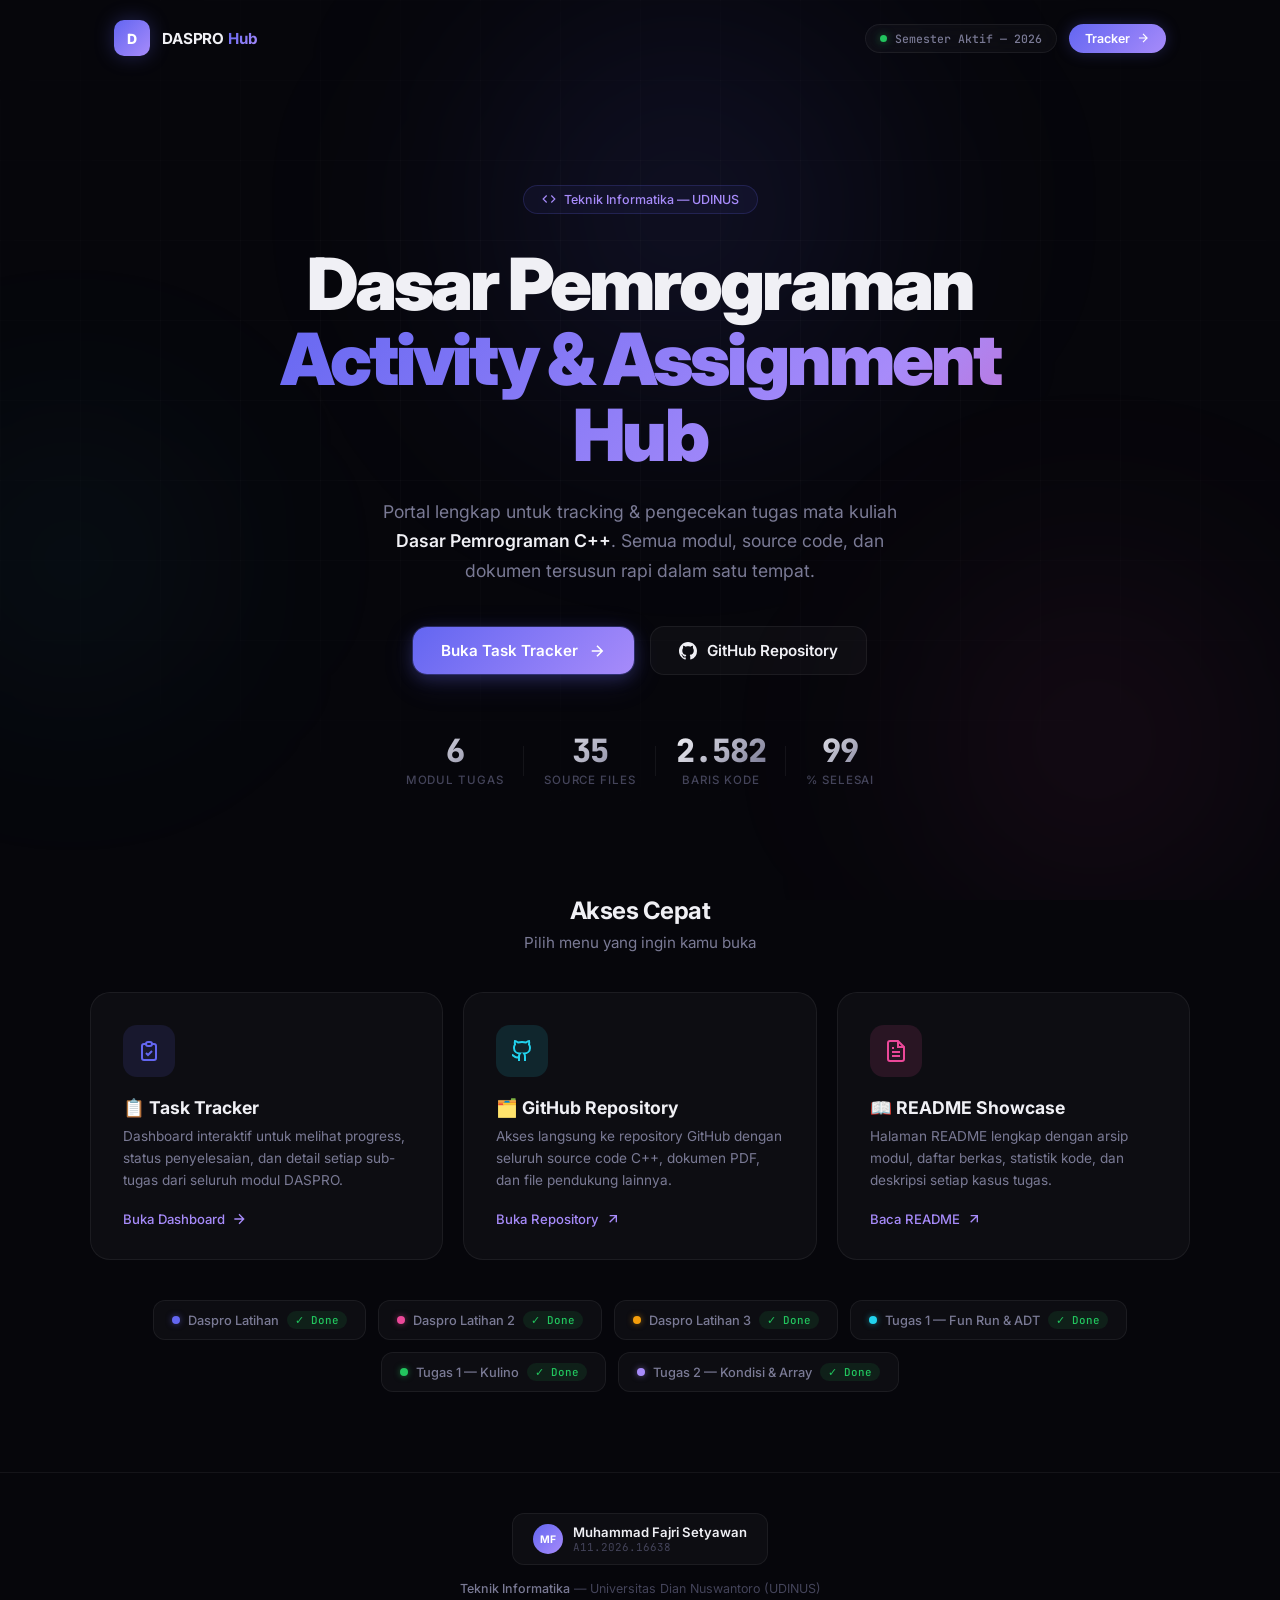
<file: index.html>
<!DOCTYPE html>
<html lang="id">
<head>
    <meta charset="UTF-8">
    <meta name="viewport" content="width=device-width, initial-scale=1.0">
    <title>DASPRO Hub — Muhammad Fajri Setyawan</title>
    <meta name="description" content="Portal Tugas Dasar Pemrograman C++ — Teknik Informatika UDINUS">
    <link rel="preconnect" href="https://fonts.googleapis.com">
    <link rel="preconnect" href="https://fonts.gstatic.com" crossorigin>
    <link href="https://fonts.googleapis.com/css2?family=Inter:wght@300;400;500;600;700;800;900&family=JetBrains+Mono:wght@400;500;600&display=swap" rel="stylesheet">
    <style>
        *, *::before, *::after { margin: 0; padding: 0; box-sizing: border-box; }

        :root {
            --bg: #06060b;
            --surface: rgba(255,255,255,0.03);
            --border: rgba(255,255,255,0.06);
            --text: #f0f0f5;
            --text-dim: #7a7a95;
            --text-muted: #44445a;
            --indigo: #6366f1;
            --violet: #a78bfa;
            --pink: #ec4899;
            --cyan: #22d3ee;
            --green: #22c55e;
            --amber: #f59e0b;
        }

        html { scroll-behavior: smooth; }

        body {
            font-family: 'Inter', -apple-system, BlinkMacSystemFont, sans-serif;
            background: var(--bg);
            color: var(--text);
            overflow-x: hidden;
            min-height: 100vh;
            -webkit-font-smoothing: antialiased;
        }

        ::selection { background: rgba(99,102,241,0.3); }

        /* === HERO CANVAS BACKGROUND === */
        .hero-canvas {
            position: fixed;
            inset: 0;
            z-index: 0;
            overflow: hidden;
        }

        .hero-canvas .grid-bg {
            position: absolute;
            inset: 0;
            background-image:
                linear-gradient(rgba(255,255,255,0.02) 1px, transparent 1px),
                linear-gradient(90deg, rgba(255,255,255,0.02) 1px, transparent 1px);
            background-size: 80px 80px;
            mask-image: radial-gradient(ellipse 80% 60% at 50% 40%, black 30%, transparent 100%);
            -webkit-mask-image: radial-gradient(ellipse 80% 60% at 50% 40%, black 30%, transparent 100%);
        }

        .orb {
            position: absolute;
            border-radius: 50%;
            filter: blur(100px);
            animation: orbFloat 12s ease-in-out infinite;
        }

        .orb-1 {
            width: 600px; height: 600px;
            background: radial-gradient(circle, rgba(99,102,241,0.15), transparent 70%);
            top: -10%; left: 30%;
            animation-delay: 0s;
        }

        .orb-2 {
            width: 500px; height: 500px;
            background: radial-gradient(circle, rgba(236,72,153,0.1), transparent 70%);
            bottom: -10%; right: -5%;
            animation-delay: 4s;
        }

        .orb-3 {
            width: 400px; height: 400px;
            background: radial-gradient(circle, rgba(34,211,238,0.08), transparent 70%);
            top: 40%; left: -10%;
            animation-delay: 8s;
        }

        @keyframes orbFloat {
            0%, 100% { transform: translate(0, 0) scale(1); }
            33% { transform: translate(30px, -20px) scale(1.05); }
            66% { transform: translate(-20px, 15px) scale(0.95); }
        }

        /* Floating code particles */
        .code-particles {
            position: absolute;
            inset: 0;
            overflow: hidden;
        }

        .code-particle {
            position: absolute;
            font-family: 'JetBrains Mono', monospace;
            font-size: 12px;
            color: var(--indigo);
            opacity: 0;
            animation: codeFloat linear infinite;
            pointer-events: none;
            white-space: nowrap;
        }

        @keyframes codeFloat {
            0% { opacity: 0; transform: translateY(100vh) rotate(0deg); }
            5% { opacity: 0.15; }
            95% { opacity: 0.15; }
            100% { opacity: 0; transform: translateY(-10vh) rotate(5deg); }
        }

        /* === MAIN CONTENT === */
        .content {
            position: relative;
            z-index: 1;
            min-height: 100vh;
            display: flex;
            flex-direction: column;
        }

        /* === NAVBAR === */
        .navbar {
            padding: 20px 0;
            position: relative;
        }

        .nav-inner {
            max-width: 1100px;
            margin: 0 auto;
            padding: 0 24px;
            display: flex;
            align-items: center;
            justify-content: space-between;
        }

        .nav-brand {
            display: flex;
            align-items: center;
            gap: 12px;
        }

        .nav-logo {
            width: 36px;
            height: 36px;
            border-radius: 10px;
            background: linear-gradient(135deg, var(--indigo), var(--violet));
            display: flex;
            align-items: center;
            justify-content: center;
            font-size: 14px;
            font-weight: 800;
            color: white;
            box-shadow: 0 0 20px rgba(99,102,241,0.3);
        }

        .nav-title {
            font-size: 0.95rem;
            font-weight: 700;
            letter-spacing: -0.01em;
        }

        .nav-title span {
            background: linear-gradient(135deg, var(--indigo), var(--violet));
            -webkit-background-clip: text;
            -webkit-text-fill-color: transparent;
            background-clip: text;
        }

        .nav-right {
            display: flex;
            align-items: center;
            gap: 12px;
        }

        .nav-badge {
            display: flex;
            align-items: center;
            gap: 8px;
            padding: 6px 14px;
            border-radius: 999px;
            border: 1px solid var(--border);
            background: var(--surface);
            backdrop-filter: blur(10px);
        }

        .nav-badge .dot {
            width: 7px; height: 7px;
            border-radius: 50%;
            background: var(--green);
            box-shadow: 0 0 8px rgba(34,197,94,0.5);
            animation: pulse 2s ease-in-out infinite;
        }

        @keyframes pulse {
            0%, 100% { opacity: 1; transform: scale(1); }
            50% { opacity: 0.6; transform: scale(0.85); }
        }

        .nav-badge span {
            font-size: 0.72rem;
            font-weight: 500;
            color: var(--text-dim);
            font-family: 'JetBrains Mono', monospace;
        }

        .nav-cta-btn {
            display: inline-flex;
            align-items: center;
            gap: 6px;
            padding: 7px 16px;
            border-radius: 999px;
            background: linear-gradient(135deg, var(--indigo), var(--violet));
            color: white;
            font-size: 0.78rem;
            font-weight: 600;
            text-decoration: none;
            transition: all 250ms ease;
            box-shadow: 0 0 15px rgba(99,102,241,0.25);
        }

        .nav-cta-btn:hover {
            transform: translateY(-1px) scale(1.03);
            box-shadow: 0 0 20px rgba(99,102,241,0.45);
        }

        .nav-cta-btn svg {
            width: 14px;
            height: 14px;
        }

        /* === HERO === */
        .hero {
            flex: 1;
            display: flex;
            align-items: center;
            justify-content: center;
            padding: 0 24px;
            min-height: calc(100vh - 80px);
        }

        .hero-inner {
            max-width: 800px;
            text-align: center;
        }

        .hero-badge {
            display: inline-flex;
            align-items: center;
            gap: 8px;
            padding: 6px 18px;
            border-radius: 999px;
            border: 1px solid rgba(99,102,241,0.2);
            background: rgba(99,102,241,0.06);
            font-size: 0.78rem;
            font-weight: 500;
            color: var(--violet);
            margin-bottom: 32px;
            animation: fadeInDown 0.8s cubic-bezier(0.16,1,0.3,1) 0.2s both;
        }

        .hero-badge svg {
            width: 14px; height: 14px;
        }

        .hero-heading {
            font-size: clamp(2.5rem, 6vw, 4.5rem);
            font-weight: 900;
            line-height: 1.05;
            letter-spacing: -0.04em;
            margin-bottom: 24px;
            animation: fadeInDown 0.8s cubic-bezier(0.16,1,0.3,1) 0.4s both;
        }

        .hero-heading .line-1 { display: block; }
        .hero-heading .line-2 {
            display: block;
            background: linear-gradient(135deg, var(--indigo) 0%, var(--violet) 40%, var(--pink) 70%, var(--cyan) 100%);
            -webkit-background-clip: text;
            -webkit-text-fill-color: transparent;
            background-clip: text;
            background-size: 200% auto;
            animation: gradientShift 4s ease-in-out infinite;
        }

        @keyframes gradientShift {
            0%, 100% { background-position: 0% center; }
            50% { background-position: 100% center; }
        }

        .hero-desc {
            font-size: 1.1rem;
            line-height: 1.7;
            color: var(--text-dim);
            max-width: 560px;
            margin: 0 auto 40px;
            animation: fadeInDown 0.8s cubic-bezier(0.16,1,0.3,1) 0.6s both;
        }

        .hero-desc strong {
            color: var(--text);
            font-weight: 600;
        }

        /* CTA Buttons */
        .hero-actions {
            display: flex;
            align-items: center;
            justify-content: center;
            gap: 16px;
            flex-wrap: wrap;
            margin-bottom: 60px;
            animation: fadeInDown 0.8s cubic-bezier(0.16,1,0.3,1) 0.8s both;
        }

        .btn {
            display: inline-flex;
            align-items: center;
            gap: 10px;
            padding: 14px 28px;
            border-radius: 14px;
            font-family: 'Inter', sans-serif;
            font-size: 0.95rem;
            font-weight: 600;
            text-decoration: none;
            cursor: pointer;
            transition: all 300ms cubic-bezier(0.16,1,0.3,1);
            position: relative;
            overflow: hidden;
        }

        .btn svg {
            width: 18px; height: 18px;
            transition: transform 300ms cubic-bezier(0.16,1,0.3,1);
        }

        .btn-primary {
            background: linear-gradient(135deg, var(--indigo), var(--violet));
            color: white;
            border: none;
            box-shadow:
                0 0 0 1px rgba(99,102,241,0.3),
                0 4px 16px rgba(99,102,241,0.25),
                0 8px 32px rgba(99,102,241,0.15);
        }

        .btn-primary::before {
            content: '';
            position: absolute;
            inset: 0;
            background: linear-gradient(135deg, rgba(255,255,255,0.15), transparent);
            opacity: 0;
            transition: opacity 300ms;
        }

        .btn-primary:hover {
            transform: translateY(-3px) scale(1.02);
            box-shadow:
                0 0 0 1px rgba(99,102,241,0.4),
                0 8px 24px rgba(99,102,241,0.35),
                0 16px 48px rgba(99,102,241,0.2);
        }

        .btn-primary:hover::before { opacity: 1; }
        .btn-primary:hover svg { transform: translateX(3px); }

        .btn-secondary {
            background: var(--surface);
            color: var(--text);
            border: 1px solid var(--border);
            backdrop-filter: blur(10px);
        }

        .btn-secondary:hover {
            background: rgba(255,255,255,0.06);
            border-color: rgba(255,255,255,0.12);
            transform: translateY(-2px);
        }

        /* Stats Ticker */
        .hero-stats {
            display: flex;
            align-items: center;
            justify-content: center;
            gap: 40px;
            flex-wrap: wrap;
            animation: fadeInDown 0.8s cubic-bezier(0.16,1,0.3,1) 1.0s both;
        }

        .hero-stat {
            text-align: center;
            position: relative;
        }

        .hero-stat::after {
            content: '';
            position: absolute;
            right: -20px;
            top: 50%;
            transform: translateY(-50%);
            width: 1px;
            height: 30px;
            background: var(--border);
        }

        .hero-stat:last-child::after { display: none; }

        .hero-stat-num {
            font-size: 2rem;
            font-weight: 800;
            font-family: 'JetBrains Mono', monospace;
            letter-spacing: -0.03em;
            line-height: 1;
            background: linear-gradient(135deg, var(--text), var(--text-dim));
            -webkit-background-clip: text;
            -webkit-text-fill-color: transparent;
            background-clip: text;
        }

        .hero-stat-label {
            font-size: 0.72rem;
            color: var(--text-muted);
            font-weight: 500;
            text-transform: uppercase;
            letter-spacing: 0.08em;
            margin-top: 6px;
        }

        /* === CARDS SECTION === */
        .cards-section {
            padding: 0 24px 80px;
            position: relative;
            z-index: 1;
        }

        .cards-header {
            max-width: 1100px;
            margin: 0 auto 40px;
            text-align: center;
        }

        .cards-header h2 {
            font-size: 1.5rem;
            font-weight: 700;
            margin-bottom: 8px;
            letter-spacing: -0.02em;
        }

        .cards-header p {
            color: var(--text-dim);
            font-size: 0.95rem;
        }

        .cards-grid {
            max-width: 1100px;
            margin: 0 auto;
            display: grid;
            grid-template-columns: repeat(auto-fit, minmax(300px, 1fr));
            gap: 20px;
        }

        .feature-card {
            background: var(--surface);
            border: 1px solid var(--border);
            border-radius: 20px;
            padding: 32px;
            transition: all 400ms cubic-bezier(0.16,1,0.3,1);
            position: relative;
            overflow: hidden;
            text-decoration: none;
            color: inherit;
            display: block;
        }

        .feature-card::before {
            content: '';
            position: absolute;
            top: 0; left: 0; right: 0;
            height: 2px;
            background: linear-gradient(90deg, var(--indigo), var(--violet));
            opacity: 0;
            transition: opacity 300ms;
        }

        .feature-card::after {
            content: '';
            position: absolute;
            inset: 0;
            background: radial-gradient(circle at 50% 0%, rgba(99,102,241,0.06), transparent 60%);
            opacity: 0;
            transition: opacity 400ms;
        }

        .feature-card:hover {
            border-color: rgba(99,102,241,0.2);
            transform: translateY(-6px);
            box-shadow: 0 20px 60px rgba(0,0,0,0.3), 0 0 40px rgba(99,102,241,0.08);
        }

        .feature-card:hover::before { opacity: 1; }
        .feature-card:hover::after { opacity: 1; }

        .card-icon {
            width: 52px; height: 52px;
            border-radius: 14px;
            display: flex;
            align-items: center;
            justify-content: center;
            margin-bottom: 20px;
            position: relative;
            z-index: 1;
        }

        .card-icon svg { width: 24px; height: 24px; }

        .card-icon.icon-tracker {
            background: rgba(99,102,241,0.12);
            color: var(--indigo);
        }

        .card-icon.icon-repo {
            background: rgba(34,211,238,0.12);
            color: var(--cyan);
        }

        .card-icon.icon-readme {
            background: rgba(236,72,153,0.12);
            color: var(--pink);
        }

        .feature-card h3 {
            font-size: 1.1rem;
            font-weight: 700;
            margin-bottom: 8px;
            position: relative;
            z-index: 1;
        }

        .feature-card p {
            font-size: 0.85rem;
            color: var(--text-dim);
            line-height: 1.6;
            position: relative;
            z-index: 1;
        }

        .card-arrow {
            display: flex;
            align-items: center;
            gap: 6px;
            margin-top: 20px;
            font-size: 0.82rem;
            font-weight: 500;
            color: var(--violet);
            position: relative;
            z-index: 1;
            transition: gap 300ms;
        }

        .card-arrow svg { width: 16px; height: 16px; }

        .feature-card:hover .card-arrow { gap: 10px; }

        /* Modul Chips */
        .moduls-row {
            max-width: 1100px;
            margin: 40px auto 0;
            display: flex;
            align-items: center;
            justify-content: center;
            gap: 12px;
            flex-wrap: wrap;
        }

        .modul-chip {
            display: inline-flex;
            align-items: center;
            gap: 8px;
            padding: 10px 18px;
            border-radius: 12px;
            border: 1px solid var(--border);
            background: var(--surface);
            font-size: 0.8rem;
            font-weight: 500;
            color: var(--text-dim);
            transition: all 300ms;
            cursor: default;
        }

        .modul-chip:hover {
            border-color: rgba(255,255,255,0.1);
            background: rgba(255,255,255,0.05);
            transform: translateY(-2px);
        }

        .modul-chip .chip-dot {
            width: 8px; height: 8px;
            border-radius: 50%;
        }

        .chip-dot.c1 { background: var(--indigo); box-shadow: 0 0 6px rgba(99,102,241,0.5); }
        .chip-dot.c2 { background: var(--pink); box-shadow: 0 0 6px rgba(236,72,153,0.5); }
        .chip-dot.c3 { background: var(--amber); box-shadow: 0 0 6px rgba(245,158,11,0.5); }
        .chip-dot.c4 { background: var(--cyan); box-shadow: 0 0 6px rgba(34,211,238,0.5); }
        .chip-dot.c5 { background: var(--green); box-shadow: 0 0 6px rgba(34,197,94,0.5); }
        .chip-dot.c6 { background: var(--violet); box-shadow: 0 0 6px rgba(167,139,250,0.5); }


        .modul-chip .chip-status {
            font-size: 0.68rem;
            padding: 2px 8px;
            border-radius: 999px;
            background: rgba(34,197,94,0.1);
            color: var(--green);
            font-family: 'JetBrains Mono', monospace;
        }

        /* === FOOTER === */
        .landing-footer {
            text-align: center;
            padding: 40px 24px;
            border-top: 1px solid var(--border);
            position: relative;
            z-index: 1;
        }

        .footer-id {
            display: inline-flex;
            align-items: center;
            gap: 10px;
            padding: 10px 20px;
            border-radius: 12px;
            border: 1px solid var(--border);
            background: var(--surface);
            margin-bottom: 16px;
        }

        .footer-avatar {
            width: 30px; height: 30px;
            border-radius: 50%;
            background: linear-gradient(135deg, var(--indigo), var(--violet));
            display: flex;
            align-items: center;
            justify-content: center;
            font-size: 0.65rem;
            font-weight: 700;
            color: white;
        }

        .footer-id-text {
            display: flex;
            flex-direction: column;
            text-align: left;
        }

        .footer-id-name {
            font-size: 0.82rem;
            font-weight: 600;
        }

        .footer-id-nim {
            font-size: 0.68rem;
            color: var(--text-muted);
            font-family: 'JetBrains Mono', monospace;
        }

        .footer-uni {
            font-size: 0.78rem;
            color: var(--text-muted);
        }

        .footer-uni strong {
            color: var(--text-dim);
            font-weight: 500;
        }

        /* === ANIMATIONS === */
        @keyframes fadeInDown {
            from { opacity: 0; transform: translateY(-20px); }
            to { opacity: 1; transform: translateY(0); }
        }

        @keyframes fadeInUp {
            from { opacity: 0; transform: translateY(30px); }
            to { opacity: 1; transform: translateY(0); }
        }

        .cards-section {
            animation: fadeInUp 0.8s cubic-bezier(0.16,1,0.3,1) 1.2s both;
        }

        /* === RESPONSIVE === */
        @media (max-width: 640px) {
            .hero-heading {
                font-size: 2.2rem;
            }

            .hero-desc {
                font-size: 0.95rem;
            }

            .hero-stats {
                gap: 24px;
            }

            .hero-stat::after { display: none; }

            .hero-stat-num { font-size: 1.5rem; }

            .hero-actions {
                flex-direction: column;
                width: 100%;
            }

            .btn { width: 100%; justify-content: center; }

            .cards-grid {
                grid-template-columns: 1fr;
            }

            .nav-badge { display: none; }
        }

        /* Reduced motion */
        @media (prefers-reduced-motion: reduce) {
            *, *::before, *::after {
                animation-duration: 0.01ms !important;
                transition-duration: 0.01ms !important;
            }
        }
    </style>
</head>
<body>
    <!-- Background -->
    <div class="hero-canvas">
        <div class="grid-bg"></div>
        <div class="orb orb-1"></div>
        <div class="orb orb-2"></div>
        <div class="orb orb-3"></div>
        <div class="code-particles" id="codeParticles"></div>
    </div>

    <!-- Content -->
    <div class="content">

        <!-- Navbar -->
        <nav class="navbar">
            <div class="nav-inner">
                <div class="nav-brand">
                    <div class="nav-logo">D</div>
                    <div class="nav-title">DASPRO <span>Hub</span></div>
                </div>
                <div class="nav-right">
                    <div class="nav-badge">
                        <div class="dot"></div>
                        <span>Semester Aktif — 2026</span>
                    </div>
                    <a href="./task-tracker/index.html" class="nav-cta-btn">
                        <span>Tracker</span>
                        <svg viewBox="0 0 24 24" fill="none" stroke="currentColor" stroke-width="2"><path d="M5 12h14M12 5l7 7-7 7"/></svg>
                    </a>
                </div>
            </div>
        </nav>

        <!-- Hero -->
        <section class="hero">
            <div class="hero-inner">
                <div class="hero-badge">
                    <svg viewBox="0 0 24 24" fill="none" stroke="currentColor" stroke-width="2"><polyline points="16 18 22 12 16 6"/><polyline points="8 6 2 12 8 18"/></svg>
                    Teknik Informatika — UDINUS
                </div>

                <h1 class="hero-heading">
                    <span class="line-1">Dasar Pemrograman</span>
                    <span class="line-2">Activity & Assignment Hub</span>
                </h1>

                <p class="hero-desc">
                    Portal lengkap untuk tracking & pengecekan tugas mata kuliah
                    <strong>Dasar Pemrograman C++</strong>. Semua modul, source code,
                    dan dokumen tersusun rapi dalam satu tempat.
                </p>

                <div class="hero-actions">
                    <a href="./task-tracker/index.html" class="btn btn-primary">
                        Buka Task Tracker
                        <svg viewBox="0 0 24 24" fill="none" stroke="currentColor" stroke-width="2"><path d="M5 12h14M12 5l7 7-7 7"/></svg>
                    </a>
                    <a href="https://github.com/LazenFajri/daspro_A11.2026.16638" target="_blank" class="btn btn-secondary">
                        <svg viewBox="0 0 24 24" fill="currentColor"><path d="M12 0C5.37 0 0 5.37 0 12c0 5.31 3.435 9.795 8.205 11.385.6.105.825-.255.825-.57 0-.285-.015-1.23-.015-2.235-3.015.555-3.795-.735-4.035-1.41-.135-.345-.72-1.41-1.23-1.695-.42-.225-1.02-.78-.015-.795.945-.015 1.62.87 1.845 1.23 1.08 1.815 2.805 1.305 3.495.99.105-.78.42-1.305.765-1.605-2.67-.3-5.46-1.335-5.46-5.925 0-1.305.465-2.385 1.23-3.225-.12-.3-.54-1.53.12-3.18 0 0 1.005-.315 3.3 1.23.96-.27 1.98-.405 3-.405s2.04.135 3 .405c2.295-1.56 3.3-1.23 3.3-1.23.66 1.65.24 2.88.12 3.18.765.84 1.23 1.905 1.23 3.225 0 4.605-2.805 5.625-5.475 5.925.435.375.81 1.095.81 2.22 0 1.605-.015 2.895-.015 3.3 0 .315.225.69.825.57A12.02 12.02 0 0024 12c0-6.63-5.37-12-12-12z"/></svg>
                        GitHub Repository
                    </a>
                </div>

                <div class="hero-stats">
                    <div class="hero-stat">
                        <div class="hero-stat-num" data-count="6">0</div>
                        <div class="hero-stat-label">Modul Tugas</div>
                    </div>
                    <div class="hero-stat">
                        <div class="hero-stat-num" data-count="35">0</div>
                        <div class="hero-stat-label">Source Files</div>
                    </div>
                    <div class="hero-stat">
                        <div class="hero-stat-num" data-count="2596">0</div>
                        <div class="hero-stat-label">Baris Kode</div>
                    </div>
                    <div class="hero-stat">
                        <div class="hero-stat-num" data-count="100">0</div>
                        <div class="hero-stat-label">% Selesai</div>
                    </div>
                </div>
            </div>
        </section>

        <!-- Feature Cards -->
        <section class="cards-section">
            <div class="cards-header">
                <h2>Akses Cepat</h2>
                <p>Pilih menu yang ingin kamu buka</p>
            </div>

            <div class="cards-grid">
                <a href="./task-tracker/index.html" class="feature-card">
                    <div class="card-icon icon-tracker">
                        <svg viewBox="0 0 24 24" fill="none" stroke="currentColor" stroke-width="2"><path d="M9 5H7a2 2 0 00-2 2v12a2 2 0 002 2h10a2 2 0 002-2V7a2 2 0 00-2-2h-2"/><rect x="9" y="3" width="6" height="4" rx="2"/><path d="M9 14l2 2 4-4"/></svg>
                    </div>
                    <h3>📋 Task Tracker</h3>
                    <p>Dashboard interaktif untuk melihat progress, status penyelesaian, dan detail setiap sub-tugas dari seluruh modul DASPRO.</p>
                    <div class="card-arrow">
                        Buka Dashboard
                        <svg viewBox="0 0 24 24" fill="none" stroke="currentColor" stroke-width="2"><path d="M5 12h14M12 5l7 7-7 7"/></svg>
                    </div>
                </a>

                <a href="https://github.com/LazenFajri/daspro_A11.2026.16638" target="_blank" class="feature-card">
                    <div class="card-icon icon-repo">
                        <svg viewBox="0 0 24 24" fill="none" stroke="currentColor" stroke-width="2"><path d="M15 22v-4a4.8 4.8 0 00-1-3.5c3 0 6-2 6-5.5.08-1.25-.27-2.48-1-3.5.28-1.15.28-2.35 0-3.5 0 0-1 0-3 1.5-2.64-.5-5.36-.5-8 0C6 2 5 2 5 2c-.3 1.15-.3 2.35 0 3.5A5.403 5.403 0 004 9c0 3.5 3 5.5 6 5.5-.39.49-.68 1.05-.85 1.65S8.93 17.38 9 18v4"/><path d="M9 18c-4.51 2-5-2-7-2"/></svg>
                    </div>
                    <h3>🗂️ GitHub Repository</h3>
                    <p>Akses langsung ke repository GitHub dengan seluruh source code C++, dokumen PDF, dan file pendukung lainnya.</p>
                    <div class="card-arrow">
                        Buka Repository
                        <svg viewBox="0 0 24 24" fill="none" stroke="currentColor" stroke-width="2"><path d="M7 17l9.2-9.2M17 17V7H7"/></svg>
                    </div>
                </a>

                <a href="https://github.com/LazenFajri/daspro_A11.2026.16638#readme" target="_blank" class="feature-card">
                    <div class="card-icon icon-readme">
                        <svg viewBox="0 0 24 24" fill="none" stroke="currentColor" stroke-width="2"><path d="M14 2H6a2 2 0 00-2 2v16a2 2 0 002 2h12a2 2 0 002-2V8z"/><polyline points="14 2 14 8 20 8"/><line x1="16" y1="13" x2="8" y2="13"/><line x1="16" y1="17" x2="8" y2="17"/><polyline points="10 9 9 9 8 9"/></svg>
                    </div>
                    <h3>📖 README Showcase</h3>
                    <p>Halaman README lengkap dengan arsip modul, daftar berkas, statistik kode, dan deskripsi setiap kasus tugas.</p>
                    <div class="card-arrow">
                        Baca README
                        <svg viewBox="0 0 24 24" fill="none" stroke="currentColor" stroke-width="2"><path d="M7 17l9.2-9.2M17 17V7H7"/></svg>
                    </div>
                </a>
            </div>

            <!-- Modul Chips -->
            <div class="moduls-row">
                <div class="modul-chip">
                    <span class="chip-dot c1"></span>
                    Daspro Latihan
                    <span class="chip-status">✓ Done</span>
                </div>
                <div class="modul-chip">
                    <span class="chip-dot c2"></span>
                    Daspro Latihan 2
                    <span class="chip-status">✓ Done</span>
                </div>
                <div class="modul-chip">
                    <span class="chip-dot c3"></span>
                    Daspro Latihan 3
                    <span class="chip-status">✓ Done</span>
                </div>
                <div class="modul-chip">
                    <span class="chip-dot c4"></span>
                    Tugas 1 — Fun Run & ADT
                    <span class="chip-status">✓ Done</span>
                </div>
                <div class="modul-chip">
                    <span class="chip-dot c5"></span>
                    Tugas 1 — Kulino
                    <span class="chip-status">✓ Done</span>
                </div>
                <div class="modul-chip">
                    <span class="chip-dot c6"></span>
                    Tugas 2 — Kondisi & Array
                    <span class="chip-status">✓ Done</span>
                </div>
            </div>
        </section>

        <!-- Footer -->
        <footer class="landing-footer">
            <div class="footer-id">
                <div class="footer-avatar">MF</div>
                <div class="footer-id-text">
                    <span class="footer-id-name">Muhammad Fajri Setyawan</span>
                    <span class="footer-id-nim">A11.2026.16638</span>
                </div>
            </div>
            <p class="footer-uni">
                <strong>Teknik Informatika</strong> — Universitas Dian Nuswantoro (UDINUS)
            </p>
        </footer>

    </div>

    <script>
        // === Count Up Animation ===
        function animateCountUp() {
            const counters = document.querySelectorAll('.hero-stat-num');
            const easeOutQuart = t => 1 - Math.pow(1 - t, 4);

            counters.forEach(counter => {
                const target = parseInt(counter.dataset.count);
                const duration = 2000;
                const startTime = performance.now();

                function update(now) {
                    const elapsed = now - startTime;
                    const progress = Math.min(elapsed / duration, 1);
                    const value = Math.round(easeOutQuart(progress) * target);
                    counter.textContent = value.toLocaleString('id-ID');
                    if (progress < 1) requestAnimationFrame(update);
                }

                requestAnimationFrame(update);
            });
        }

        // Run count up when hero section is visible
        const heroStatsEl = document.querySelector('.hero-stats');
        if (heroStatsEl) {
            const heroObserver = new IntersectionObserver((entries) => {
                entries.forEach(entry => {
                    if (entry.isIntersecting) {
                        setTimeout(animateCountUp, 400);
                        heroObserver.unobserve(entry.target);
                    }
                });
            }, { threshold: 0.1 });
            heroObserver.observe(heroStatsEl);
        } else {
            animateCountUp();
        }

        // === Code Particles ===
        const codeSnippets = [
            '#include <iostream>',
            'using namespace std;',
            'int main() {',
            'cout << "Hello";',
            'return 0; }',
            'struct Data {',
            'string nama;',
            'int nilai;',
            'for (int i=0;',
            'if (x > y)',
            'float avg =',
            'cin >> input;',
            'void swap()',
            'arr[i] = val;',
            'while (n > 0)',
            'switch (ch) {',
            'break;',
            'double sum = 0;',
            'ptr = &var;',
            'sizeof(int)',
        ];

        const container = document.getElementById('codeParticles');
        for (let i = 0; i < 15; i++) {
            const el = document.createElement('div');
            el.className = 'code-particle';
            el.textContent = codeSnippets[Math.floor(Math.random() * codeSnippets.length)];
            el.style.left = (5 + Math.random() * 90) + '%';
            el.style.animationDuration = (15 + Math.random() * 20) + 's';
            el.style.animationDelay = (Math.random() * 15) + 's';
            el.style.fontSize = (10 + Math.random() * 4) + 'px';
            container.appendChild(el);
        }

        // === Smooth card hover tilt (subtle) ===
        document.querySelectorAll('.feature-card').forEach(card => {
            card.addEventListener('mousemove', (e) => {
                const rect = card.getBoundingClientRect();
                const x = (e.clientX - rect.left) / rect.width - 0.5;
                const y = (e.clientY - rect.top) / rect.height - 0.5;
                card.style.transform = `translateY(-6px) perspective(600px) rotateX(${-y * 4}deg) rotateY(${x * 4}deg)`;
            });

            card.addEventListener('mouseleave', () => {
                card.style.transform = '';
            });
        });
    </script>
</body>
</html>
</file>
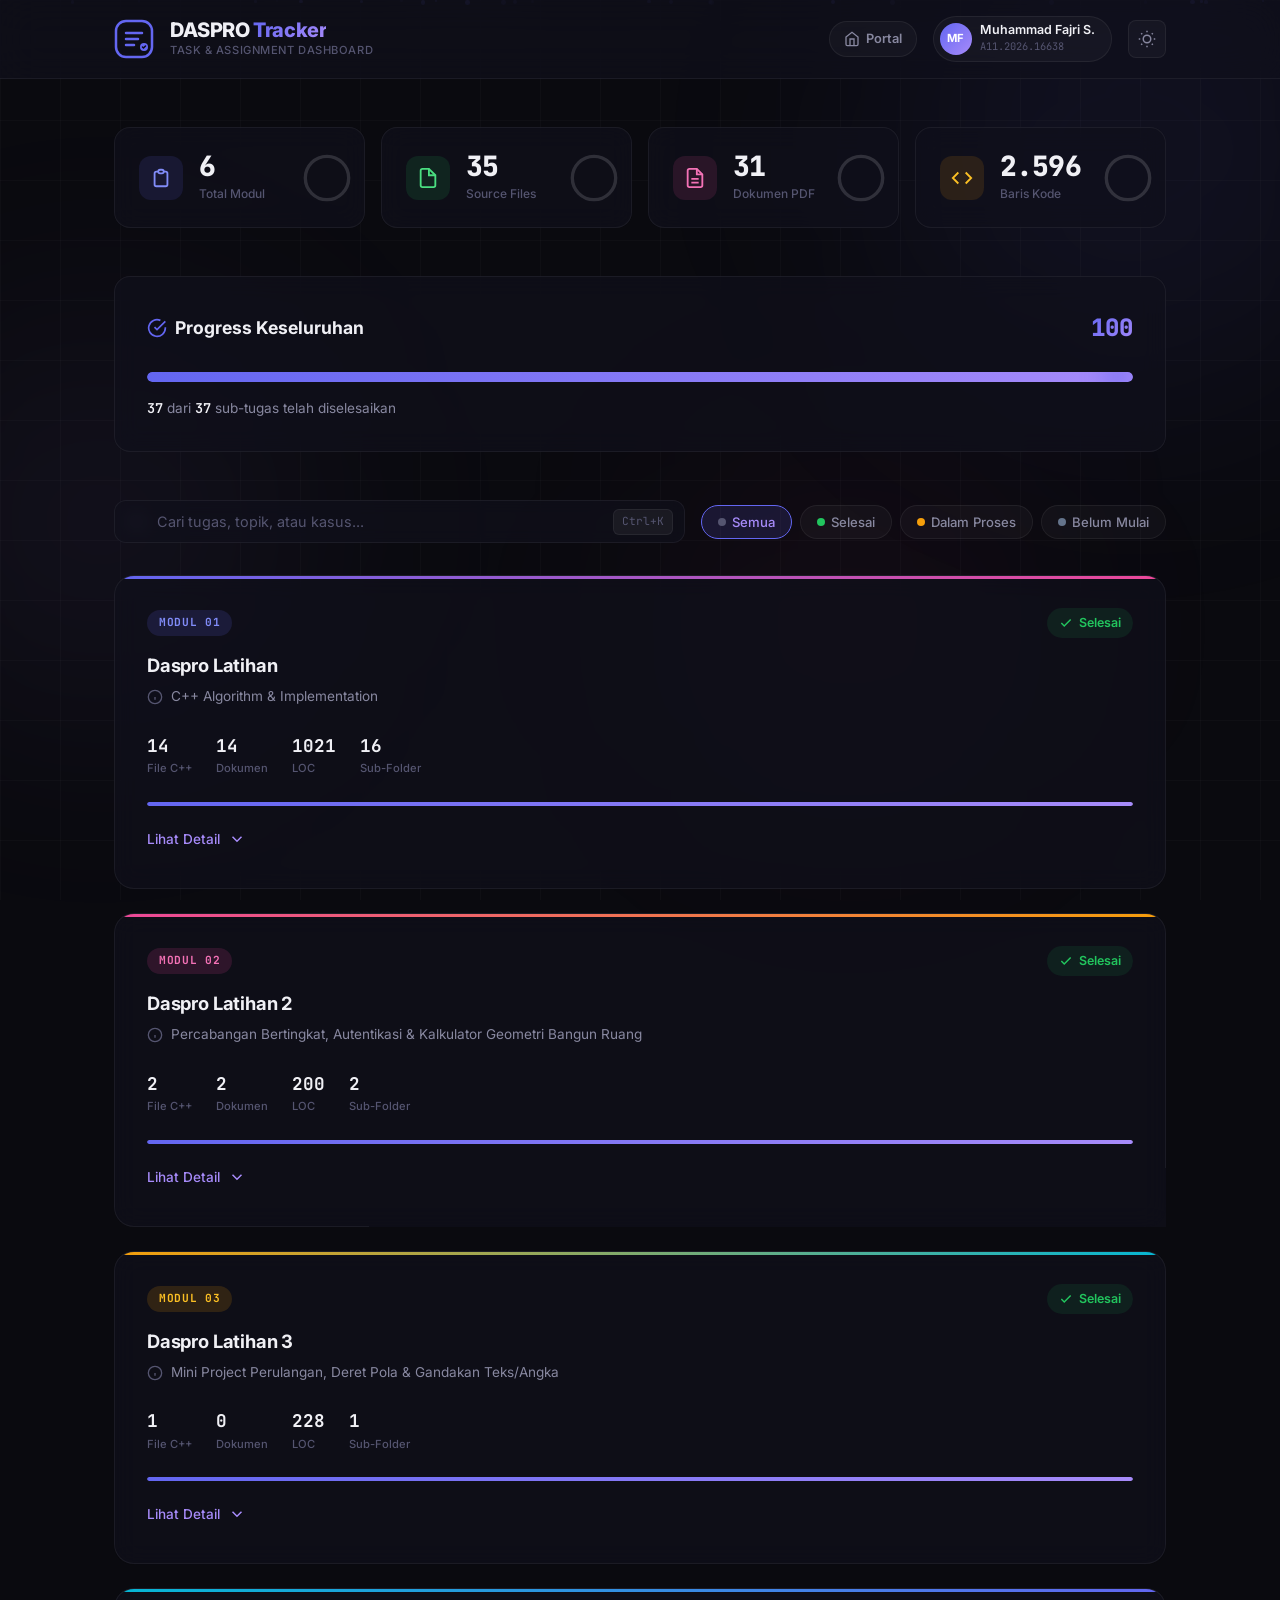
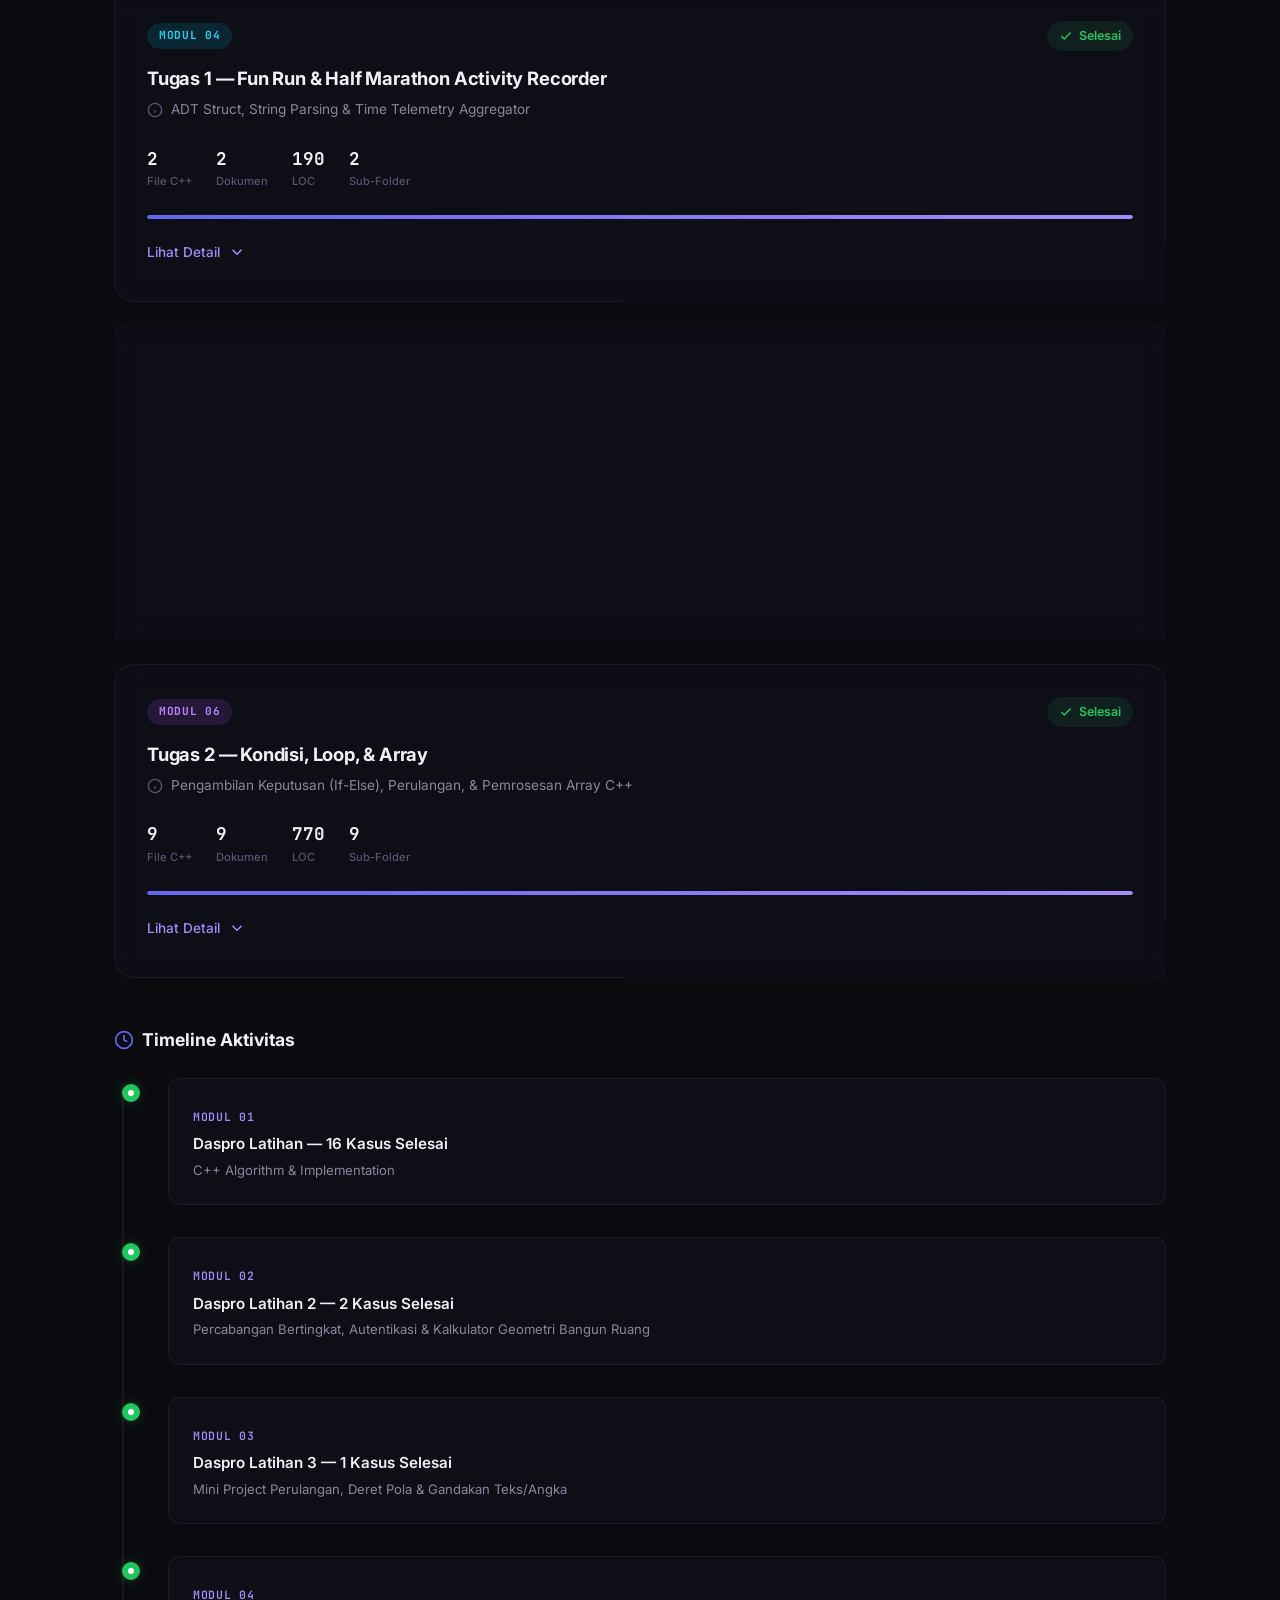
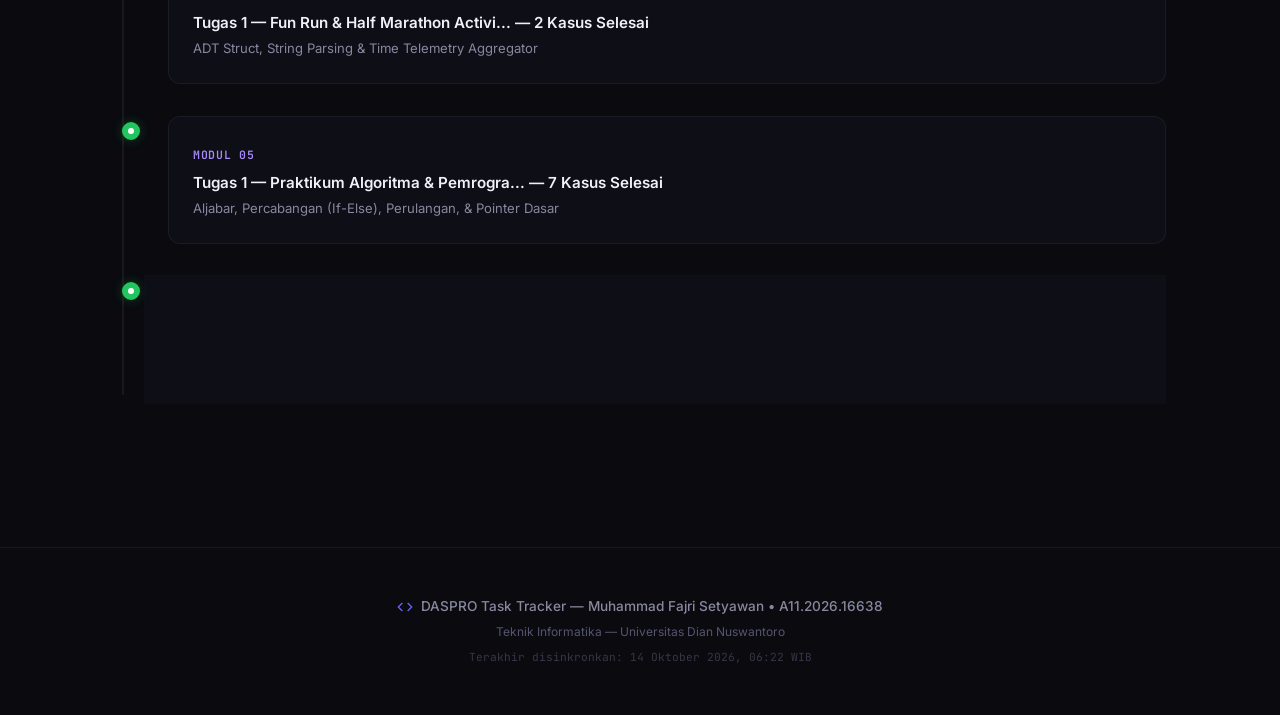
<file: task-tracker/index.html>
<!DOCTYPE html>
<html lang="id">
<head>
    <meta charset="UTF-8">
    <meta name="viewport" content="width=device-width, initial-scale=1.0">
    <title>DASPRO Task Tracker — Muhammad Fajri Setyawan</title>
    <meta name="description" content="Dashboard pengecekan tugas Dasar Pemrograman (DASPRO) — Teknik Informatika UDINUS, NIM A11.2026.16638">
    <link rel="preconnect" href="https://fonts.googleapis.com">
    <link rel="preconnect" href="https://fonts.gstatic.com" crossorigin>
    <link href="https://fonts.googleapis.com/css2?family=Inter:wght@300;400;500;600;700;800;900&family=JetBrains+Mono:wght@400;500;600&display=swap" rel="stylesheet">
    <link rel="stylesheet" href="./style.css">
    <link rel="stylesheet" href="/task-tracker/style.css">
</head>
<body>
    <!-- Animated Background -->
    <div class="bg-grid"></div>
    <div class="bg-glow bg-glow-1"></div>
    <div class="bg-glow bg-glow-2"></div>
    <div class="bg-glow bg-glow-3"></div>

    <!-- Floating Particles -->
    <div id="particles"></div>

    <!-- Header -->
    <header class="header">
        <div class="container">
            <div class="header-content">
                <a href="../index.html" class="logo-group" style="text-decoration:none; color:inherit;" title="Kembali ke Portal / Landing Page">
                    <div class="logo-icon">
                        <svg viewBox="0 0 40 40" fill="none">
                            <rect x="2" y="2" width="36" height="36" rx="10" stroke="url(#logoGrad)" stroke-width="2.5"/>
                            <path d="M12 14h16M12 20h12M12 26h8" stroke="url(#logoGrad)" stroke-width="2.5" stroke-linecap="round"/>
                            <circle cx="30" cy="28" r="4" fill="url(#logoGrad)"/>
                            <path d="M28.5 28l1 1 2-2" stroke="#0a0a0f" stroke-width="1.5" stroke-linecap="round" stroke-linejoin="round"/>
                            <defs>
                                <linearGradient id="logoGrad" x1="0" y1="0" x2="40" y2="40">
                                    <stop stop-color="#6366f1"/>
                                    <stop offset="1" stop-color="#a78bfa"/>
                                </linearGradient>
                            </defs>
                        </svg>
                    </div>
                    <div>
                        <h1 class="logo-text">DASPRO <span class="accent">Tracker</span></h1>
                        <p class="logo-sub">Task & Assignment Dashboard</p>
                    </div>
                </a>
                <div class="header-right">
                    <a href="../index.html" class="portal-nav-btn" title="Kembali ke Portal / Landing Page">
                        <svg viewBox="0 0 24 24" fill="none" stroke="currentColor" stroke-width="2" width="16" height="16">
                            <path d="M3 9l9-7 9 7v11a2 2 0 0 1-2 2H5a2 2 0 0 1-2-2z"/>
                            <polyline points="9 22 9 12 15 12 15 22"/>
                        </svg>
                        <span>Portal</span>
                    </a>
                    <div class="student-badge">
                        <div class="avatar">MF</div>
                        <div class="student-info">
                            <span class="student-name">Muhammad Fajri S.</span>
                            <span class="student-nim">A11.2026.16638</span>
                        </div>
                    </div>
                    <button class="theme-toggle" id="themeToggle" title="Toggle Theme">
                        <svg class="icon-sun" viewBox="0 0 24 24" fill="none" stroke="currentColor" stroke-width="2">
                            <circle cx="12" cy="12" r="5"/><path d="M12 1v2M12 21v2M4.22 4.22l1.42 1.42M18.36 18.36l1.42 1.42M1 12h2M21 12h2M4.22 19.78l1.42-1.42M18.36 5.64l1.42-1.42"/>
                        </svg>
                        <svg class="icon-moon" viewBox="0 0 24 24" fill="none" stroke="currentColor" stroke-width="2">
                            <path d="M21 12.79A9 9 0 1111.21 3 7 7 0 0021 12.79z"/>
                        </svg>
                    </button>
                </div>
            </div>
        </div>
    </header>

    <main class="main">
        <div class="container">

            <!-- Stats Overview -->
            <section class="stats-section" id="stats">
                <div class="stats-grid">
                    <div class="stat-card stat-total">
                        <div class="stat-icon">
                            <svg viewBox="0 0 24 24" fill="none" stroke="currentColor" stroke-width="2"><path d="M9 5H7a2 2 0 00-2 2v12a2 2 0 002 2h10a2 2 0 002-2V7a2 2 0 00-2-2h-2M9 5a2 2 0 002 2h2a2 2 0 002-2M9 5a2 2 0 012-2h2a2 2 0 012 2"/></svg>
                        </div>
                        <div class="stat-info">
                            <span class="stat-number" data-target="6">0</span>
                            <span class="stat-label">Total Modul</span>
                        </div>
                        <div class="stat-ring">
                            <svg viewBox="0 0 60 60"><circle cx="30" cy="30" r="26" fill="none" stroke="currentColor" opacity="0.1" stroke-width="4"/><circle class="ring-progress" cx="30" cy="30" r="26" fill="none" stroke="currentColor" stroke-width="4" stroke-linecap="round" stroke-dasharray="163.36" stroke-dashoffset="0"/></svg>
                        </div>
                    </div>
                    <div class="stat-card stat-files">
                        <div class="stat-icon">
                            <svg viewBox="0 0 24 24" fill="none" stroke="currentColor" stroke-width="2"><path d="M13 2H6a2 2 0 00-2 2v16a2 2 0 002 2h12a2 2 0 002-2V9z"/><polyline points="13 2 13 9 20 9"/></svg>
                        </div>
                        <div class="stat-info">
                            <span class="stat-number" data-target="35">0</span>
                            <span class="stat-label">Source Files</span>
                        </div>
                        <div class="stat-ring">
                            <svg viewBox="0 0 60 60"><circle cx="30" cy="30" r="26" fill="none" stroke="currentColor" opacity="0.1" stroke-width="4"/><circle class="ring-progress" cx="30" cy="30" r="26" fill="none" stroke="currentColor" stroke-width="4" stroke-linecap="round" stroke-dasharray="163.36" stroke-dashoffset="0"/></svg>
                        </div>
                    </div>
                    <div class="stat-card stat-docs">
                        <div class="stat-icon">
                            <svg viewBox="0 0 24 24" fill="none" stroke="currentColor" stroke-width="2"><path d="M14 2H6a2 2 0 00-2 2v16a2 2 0 002 2h12a2 2 0 002-2V8z"/><polyline points="14 2 14 8 20 8"/><line x1="16" y1="13" x2="8" y2="13"/><line x1="16" y1="17" x2="8" y2="17"/></svg>
                        </div>
                        <div class="stat-info">
                            <span class="stat-number" data-target="31">0</span>
                            <span class="stat-label">Dokumen PDF</span>
                        </div>
                        <div class="stat-ring">
                            <svg viewBox="0 0 60 60"><circle cx="30" cy="30" r="26" fill="none" stroke="currentColor" opacity="0.1" stroke-width="4"/><circle class="ring-progress" cx="30" cy="30" r="26" fill="none" stroke="currentColor" stroke-width="4" stroke-linecap="round" stroke-dasharray="163.36" stroke-dashoffset="0"/></svg>
                        </div>
                    </div>
                    <div class="stat-card stat-loc">
                        <div class="stat-icon">
                            <svg viewBox="0 0 24 24" fill="none" stroke="currentColor" stroke-width="2"><polyline points="16 18 22 12 16 6"/><polyline points="8 6 2 12 8 18"/></svg>
                        </div>
                        <div class="stat-info">
                            <span class="stat-number" data-target="2596">0</span>
                            <span class="stat-label">Baris Kode</span>
                        </div>
                        <div class="stat-ring">
                            <svg viewBox="0 0 60 60"><circle cx="30" cy="30" r="26" fill="none" stroke="currentColor" opacity="0.1" stroke-width="4"/><circle class="ring-progress" cx="30" cy="30" r="26" fill="none" stroke="currentColor" stroke-width="4" stroke-linecap="round" stroke-dasharray="163.36" stroke-dashoffset="0"/></svg>
                        </div>
                    </div>
                </div>
            </section>

            <!-- Progress Bar -->
            <section class="progress-section">
                <div class="progress-header">
                    <h2 class="section-title">
                        <svg viewBox="0 0 24 24" fill="none" stroke="currentColor" stroke-width="2"><path d="M22 11.08V12a10 10 0 11-5.93-9.14"/><polyline points="22 4 12 14.01 9 11.01"/></svg>
                        Progress Keseluruhan
                    </h2>
                    <span class="progress-percent" id="overallPercent">0%</span>
                </div>
                <div class="progress-bar-container">
                    <div class="progress-bar" id="overallProgress">
                        <div class="progress-glow"></div>
                    </div>
                </div>
                <p class="progress-detail">
                    <span id="completedCount">0</span> dari <span id="totalCount">0</span> sub-tugas telah diselesaikan
                </p>
            </section>

            <!-- Filter / Search -->
            <section class="filter-section">
                <div class="search-box">
                    <svg viewBox="0 0 24 24" fill="none" stroke="currentColor" stroke-width="2"><circle cx="11" cy="11" r="8"/><path d="M21 21l-4.35-4.35"/></svg>
                    <input type="text" id="searchInput" placeholder="Cari tugas, topik, atau kasus..." autocomplete="off">
                    <kbd class="search-shortcut">Ctrl+K</kbd>
                </div>
                <div class="filter-pills">
                    <button class="pill active" data-filter="all">
                        <span class="pill-dot"></span>Semua
                    </button>
                    <button class="pill" data-filter="selesai">
                        <span class="pill-dot done"></span>Selesai
                    </button>
                    <button class="pill" data-filter="proses">
                        <span class="pill-dot progress"></span>Dalam Proses
                    </button>
                    <button class="pill" data-filter="belum">
                        <span class="pill-dot pending"></span>Belum Mulai
                    </button>
                </div>
            </section>

            <!-- Task Cards -->
            <section class="tasks-section" id="tasks">

                <!-- Modul 1: Daspro Latihan -->
                <div class="task-card" data-status="selesai" data-module="1">
                    <div class="card-header">
                        <div class="card-badge modul-1">Modul 01</div>
                        <div class="card-status done">
                            <svg viewBox="0 0 24 24" fill="none" stroke="currentColor" stroke-width="2.5"><polyline points="20 6 9 17 4 12"/></svg>
                            Selesai
                        </div>
                    </div>
                    <h3 class="card-title">Daspro Latihan</h3>
                    <p class="card-topic">
                        <svg viewBox="0 0 24 24" fill="none" stroke="currentColor" stroke-width="2"><circle cx="12" cy="12" r="10"/><path d="M12 16v-4M12 8h.01"/></svg>
                        C++ Algorithm & Implementation
                    </p>
                    <div class="card-stats">
                        <div class="mini-stat">
                            <span class="mini-num">14</span>
                            <span class="mini-label">File C++</span>
                        </div>
                        <div class="mini-stat">
                            <span class="mini-num">14</span>
                            <span class="mini-label">Dokumen</span>
                        </div>
                        <div class="mini-stat">
                            <span class="mini-num">1021</span>
                            <span class="mini-label">LOC</span>
                        </div>
                        <div class="mini-stat">
                            <span class="mini-num">16</span>
                            <span class="mini-label">Sub-Folder</span>
                        </div>
                    </div>
                    <div class="card-progress">
                        <div class="card-progress-bar" style="--progress: 100%"></div>
                    </div>
                    <button class="card-expand" aria-label="Lihat Detail" onclick="toggleExpand(this)">
                        <span>Lihat Detail</span>
                        <svg viewBox="0 0 24 24" fill="none" stroke="currentColor" stroke-width="2"><polyline points="6 9 12 15 18 9"/></svg>
                    </button>
                    <div class="card-details">
                        <div class="details-grid">
                            <div class="detail-item done" data-sub="Kasus 1 — Data Sepatu Sederhana">
                                <div class="check-circle"><svg viewBox="0 0 24 24" fill="none" stroke="currentColor" stroke-width="3"><polyline points="20 6 9 17 4 12"/></svg></div>
                                <div class="detail-info">
                                    <span class="detail-title">Kasus 1 — Data Sepatu Sederhana</span>
                                    <span class="detail-meta">48 LOC • Data Sepatu Sederhana.cpp</span>
                                </div>
                            </div>
                            <div class="detail-item done" data-sub="Kasus 2 — Input Data Sepatu Interaktif">
                                <div class="check-circle"><svg viewBox="0 0 24 24" fill="none" stroke="currentColor" stroke-width="3"><polyline points="20 6 9 17 4 12"/></svg></div>
                                <div class="detail-info">
                                    <span class="detail-title">Kasus 2 — Input Data Sepatu Interaktif</span>
                                    <span class="detail-meta">55 LOC • Input Data Sepatu Interaktif.cpp</span>
                                </div>
                            </div>
                            <div class="detail-item done" data-sub="Kasus 3 — Pencatatan Spesifikasi Lengkap Sepatu">
                                <div class="check-circle"><svg viewBox="0 0 24 24" fill="none" stroke="currentColor" stroke-width="3"><polyline points="20 6 9 17 4 12"/></svg></div>
                                <div class="detail-info">
                                    <span class="detail-title">Kasus 3 — Pencatatan Spesifikasi Lengkap Sepatu</span>
                                    <span class="detail-meta">66 LOC • Pencatatan Spesifikasi Lengkap Sepatu.cpp</span>
                                </div>
                            </div>
                            <div class="detail-item done" data-sub="Kasus 4 — Kalkulasi Nilai Total Aset Stok Sepatu">
                                <div class="check-circle"><svg viewBox="0 0 24 24" fill="none" stroke="currentColor" stroke-width="3"><polyline points="20 6 9 17 4 12"/></svg></div>
                                <div class="detail-info">
                                    <span class="detail-title">Kasus 4 — Kalkulasi Nilai Total Aset Stok Sepatu</span>
                                    <span class="detail-meta">54 LOC • Kalkulasi Nilai Total Aset Stok Sepatu.cpp</span>
                                </div>
                            </div>
                            <div class="detail-item done" data-sub="Kasus 5 — Infografis Koleksi Kendaraan Mahasiswa ADT dan Array">
                                <div class="check-circle"><svg viewBox="0 0 24 24" fill="none" stroke="currentColor" stroke-width="3"><polyline points="20 6 9 17 4 12"/></svg></div>
                                <div class="detail-info">
                                    <span class="detail-title">Kasus 5 — Infografis Koleksi Kendaraan Mahasiswa ADT dan Array</span>
                                    <span class="detail-meta">122 LOC • Koleksi Kendaraan Mahasiswa ADT dan Array.cpp</span>
                                </div>
                            </div>
                            <div class="detail-item done" data-sub="Kasus 6 — Inventaris Barang Pribadi Mahasiswa">
                                <div class="check-circle"><svg viewBox="0 0 24 24" fill="none" stroke="currentColor" stroke-width="3"><polyline points="20 6 9 17 4 12"/></svg></div>
                                <div class="detail-info">
                                    <span class="detail-title">Kasus 6 — Inventaris Barang Pribadi Mahasiswa</span>
                                    <span class="detail-meta">116 LOC • Inventaris Barang Pribadi Mahasiswa.cpp</span>
                                </div>
                            </div>
                            <div class="detail-item done" data-sub="Kasus 7 — Estimasi Tinggi Gedung">
                                <div class="check-circle"><svg viewBox="0 0 24 24" fill="none" stroke="currentColor" stroke-width="3"><polyline points="20 6 9 17 4 12"/></svg></div>
                                <div class="detail-info">
                                    <span class="detail-title">Kasus 7 — Estimasi Tinggi Gedung</span>
                                    <span class="detail-meta">102 LOC • Gedung Udinus.cpp</span>
                                </div>
                            </div>
                            <div class="detail-item done" data-sub="Kasus 1 — Data KTP">
                                <div class="check-circle"><svg viewBox="0 0 24 24" fill="none" stroke="currentColor" stroke-width="3"><polyline points="20 6 9 17 4 12"/></svg></div>
                                <div class="detail-info">
                                    <span class="detail-title">Kasus 1 — Data KTP</span>
                                    <span class="detail-meta">63 LOC • Data KTP.cpp</span>
                                </div>
                            </div>
                            <div class="detail-item done" data-sub="Kasus 2 — Perhitungan Volume Balok">
                                <div class="check-circle"><svg viewBox="0 0 24 24" fill="none" stroke="currentColor" stroke-width="3"><polyline points="20 6 9 17 4 12"/></svg></div>
                                <div class="detail-info">
                                    <span class="detail-title">Kasus 2 — Perhitungan Volume Balok</span>
                                    <span class="detail-meta">44 LOC • Perhitungan Volume Balok.cpp</span>
                                </div>
                            </div>
                            <div class="detail-item done" data-sub="Kasus 3 — Rata Rata Volume Dua Kardus">
                                <div class="check-circle"><svg viewBox="0 0 24 24" fill="none" stroke="currentColor" stroke-width="3"><polyline points="20 6 9 17 4 12"/></svg></div>
                                <div class="detail-info">
                                    <span class="detail-title">Kasus 3 — Rata Rata Volume Dua Kardus</span>
                                    <span class="detail-meta">68 LOC • Rata Rata Volume Dua Kardus.cpp</span>
                                </div>
                            </div>
                            <div class="detail-item done" data-sub="Kasus 4 — Fungsi Matematika Persamaan Kubik">
                                <div class="check-circle"><svg viewBox="0 0 24 24" fill="none" stroke="currentColor" stroke-width="3"><polyline points="20 6 9 17 4 12"/></svg></div>
                                <div class="detail-info">
                                    <span class="detail-title">Kasus 4 — Fungsi Matematika Persamaan Kubik</span>
                                    <span class="detail-meta">37 LOC • Fungsi Matematika Persamaan Kubik.cpp</span>
                                </div>
                            </div>
                            <div class="detail-item done" data-sub="Kasus 5 — Kepemilikan Sepatu Mahasiswa">
                                <div class="check-circle"><svg viewBox="0 0 24 24" fill="none" stroke="currentColor" stroke-width="3"><polyline points="20 6 9 17 4 12"/></svg></div>
                                <div class="detail-info">
                                    <span class="detail-title">Kasus 5 — Kepemilikan Sepatu Mahasiswa</span>
                                    <span class="detail-meta">96 LOC • Kepemilikan Sepatu Mahasiswa.cpp</span>
                                </div>
                            </div>
                            <div class="detail-item done" data-sub="Kasus 6 — Perbandingan Dan Pengurutan 3 Bilangan">
                                <div class="check-circle"><svg viewBox="0 0 24 24" fill="none" stroke="currentColor" stroke-width="3"><polyline points="20 6 9 17 4 12"/></svg></div>
                                <div class="detail-info">
                                    <span class="detail-title">Kasus 6 — Perbandingan Dan Pengurutan 3 Bilangan</span>
                                    <span class="detail-meta">77 LOC • Perbandingan Dan Pengurutan 3 Bilangan.cpp</span>
                                </div>
                            </div>
                            <div class="detail-item done" data-sub="Kasus 7 — Konversi Angka Menjadi Kata">
                                <div class="check-circle"><svg viewBox="0 0 24 24" fill="none" stroke="currentColor" stroke-width="3"><polyline points="20 6 9 17 4 12"/></svg></div>
                                <div class="detail-info">
                                    <span class="detail-title">Kasus 7 — Konversi Angka Menjadi Kata</span>
                                    <span class="detail-meta">73 LOC • Konversi Angka Menjadi Kata.cpp</span>
                                </div>
                            </div>
                        </div>
                    </div>
                </div>

                <!-- Modul 2: Daspro Latihan 2 -->
                <div class="task-card" data-status="selesai" data-module="2">
                    <div class="card-header">
                        <div class="card-badge modul-2">Modul 02</div>
                        <div class="card-status done">
                            <svg viewBox="0 0 24 24" fill="none" stroke="currentColor" stroke-width="2.5"><polyline points="20 6 9 17 4 12"/></svg>
                            Selesai
                        </div>
                    </div>
                    <h3 class="card-title">Daspro Latihan 2</h3>
                    <p class="card-topic">
                        <svg viewBox="0 0 24 24" fill="none" stroke="currentColor" stroke-width="2"><circle cx="12" cy="12" r="10"/><path d="M12 16v-4M12 8h.01"/></svg>
                        Percabangan Bertingkat, Autentikasi & Kalkulator Geometri Bangun Ruang
                    </p>
                    <div class="card-stats">
                        <div class="mini-stat">
                            <span class="mini-num">2</span>
                            <span class="mini-label">File C++</span>
                        </div>
                        <div class="mini-stat">
                            <span class="mini-num">2</span>
                            <span class="mini-label">Dokumen</span>
                        </div>
                        <div class="mini-stat">
                            <span class="mini-num">200</span>
                            <span class="mini-label">LOC</span>
                        </div>
                        <div class="mini-stat">
                            <span class="mini-num">2</span>
                            <span class="mini-label">Sub-Folder</span>
                        </div>
                    </div>
                    <div class="card-progress">
                        <div class="card-progress-bar" style="--progress: 100%"></div>
                    </div>
                    <button class="card-expand" aria-label="Lihat Detail" onclick="toggleExpand(this)">
                        <span>Lihat Detail</span>
                        <svg viewBox="0 0 24 24" fill="none" stroke="currentColor" stroke-width="2"><polyline points="6 9 12 15 18 9"/></svg>
                    </button>
                    <div class="card-details">
                        <div class="details-grid">
                            <div class="detail-item done" data-sub="Kasus 1 — Autentikasi Login Bertingkat">
                                <div class="check-circle"><svg viewBox="0 0 24 24" fill="none" stroke="currentColor" stroke-width="3"><polyline points="20 6 9 17 4 12"/></svg></div>
                                <div class="detail-info">
                                    <span class="detail-title">Kasus 1 — Autentikasi Login Bertingkat</span>
                                    <span class="detail-meta">77 LOC • Autentikasi Login Bertingkat.cpp</span>
                                </div>
                            </div>
                            <div class="detail-item done" data-sub="Kasus 2 — Kalkulator Geometri Bangun Ruang">
                                <div class="check-circle"><svg viewBox="0 0 24 24" fill="none" stroke="currentColor" stroke-width="3"><polyline points="20 6 9 17 4 12"/></svg></div>
                                <div class="detail-info">
                                    <span class="detail-title">Kasus 2 — Kalkulator Geometri Bangun Ruang</span>
                                    <span class="detail-meta">123 LOC • Kalkulator Geometri Bangun Ruang.cpp</span>
                                </div>
                            </div>
                        </div>
                    </div>
                </div>

                <!-- Modul 3: Daspro Latihan 3 -->
                <div class="task-card" data-status="selesai" data-module="3">
                    <div class="card-header">
                        <div class="card-badge modul-3">Modul 03</div>
                        <div class="card-status done">
                            <svg viewBox="0 0 24 24" fill="none" stroke="currentColor" stroke-width="2.5"><polyline points="20 6 9 17 4 12"/></svg>
                            Selesai
                        </div>
                    </div>
                    <h3 class="card-title">Daspro Latihan 3</h3>
                    <p class="card-topic">
                        <svg viewBox="0 0 24 24" fill="none" stroke="currentColor" stroke-width="2"><circle cx="12" cy="12" r="10"/><path d="M12 16v-4M12 8h.01"/></svg>
                        Mini Project Perulangan, Deret Pola & Gandakan Teks/Angka
                    </p>
                    <div class="card-stats">
                        <div class="mini-stat">
                            <span class="mini-num">1</span>
                            <span class="mini-label">File C++</span>
                        </div>
                        <div class="mini-stat">
                            <span class="mini-num">0</span>
                            <span class="mini-label">Dokumen</span>
                        </div>
                        <div class="mini-stat">
                            <span class="mini-num">228</span>
                            <span class="mini-label">LOC</span>
                        </div>
                        <div class="mini-stat">
                            <span class="mini-num">1</span>
                            <span class="mini-label">Sub-Folder</span>
                        </div>
                    </div>
                    <div class="card-progress">
                        <div class="card-progress-bar" style="--progress: 100%"></div>
                    </div>
                    <button class="card-expand" aria-label="Lihat Detail" onclick="toggleExpand(this)">
                        <span>Lihat Detail</span>
                        <svg viewBox="0 0 24 24" fill="none" stroke="currentColor" stroke-width="2"><polyline points="6 9 12 15 18 9"/></svg>
                    </button>
                    <div class="card-details">
                        <div class="details-grid">
                            <div class="detail-item done" data-sub="Mini Project Looping">
                                <div class="check-circle"><svg viewBox="0 0 24 24" fill="none" stroke="currentColor" stroke-width="3"><polyline points="20 6 9 17 4 12"/></svg></div>
                                <div class="detail-info">
                                    <span class="detail-title">Mini Project Looping</span>
                                    <span class="detail-meta">228 LOC • Int and String.cpp</span>
                                </div>
                            </div>
                        </div>
                    </div>
                </div>

                <!-- Modul 4: Tugas 1 — Fun Run & Half Marathon Activity Recorder -->
                <div class="task-card" data-status="selesai" data-module="4">
                    <div class="card-header">
                        <div class="card-badge modul-4">Modul 04</div>
                        <div class="card-status done">
                            <svg viewBox="0 0 24 24" fill="none" stroke="currentColor" stroke-width="2.5"><polyline points="20 6 9 17 4 12"/></svg>
                            Selesai
                        </div>
                    </div>
                    <h3 class="card-title">Tugas 1 — Fun Run & Half Marathon Activity Recorder</h3>
                    <p class="card-topic">
                        <svg viewBox="0 0 24 24" fill="none" stroke="currentColor" stroke-width="2"><circle cx="12" cy="12" r="10"/><path d="M12 16v-4M12 8h.01"/></svg>
                        ADT Struct, String Parsing & Time Telemetry Aggregator
                    </p>
                    <div class="card-stats">
                        <div class="mini-stat">
                            <span class="mini-num">2</span>
                            <span class="mini-label">File C++</span>
                        </div>
                        <div class="mini-stat">
                            <span class="mini-num">2</span>
                            <span class="mini-label">Dokumen</span>
                        </div>
                        <div class="mini-stat">
                            <span class="mini-num">190</span>
                            <span class="mini-label">LOC</span>
                        </div>
                        <div class="mini-stat">
                            <span class="mini-num">2</span>
                            <span class="mini-label">Sub-Folder</span>
                        </div>
                    </div>
                    <div class="card-progress">
                        <div class="card-progress-bar" style="--progress: 100%"></div>
                    </div>
                    <button class="card-expand" aria-label="Lihat Detail" onclick="toggleExpand(this)">
                        <span>Lihat Detail</span>
                        <svg viewBox="0 0 24 24" fill="none" stroke="currentColor" stroke-width="2"><polyline points="6 9 12 15 18 9"/></svg>
                    </button>
                    <div class="card-details">
                        <div class="details-grid">
                            <div class="detail-item done" data-sub="Pencatatan Data Lari Circle Nadia (ADT Struct)">
                                <div class="check-circle"><svg viewBox="0 0 24 24" fill="none" stroke="currentColor" stroke-width="3"><polyline points="20 6 9 17 4 12"/></svg></div>
                                <div class="detail-info">
                                    <span class="detail-title">Pencatatan Data Lari Circle Nadia (ADT Struct)</span>
                                    <span class="detail-meta">101 LOC • CircleLari.cpp</span>
                                </div>
                            </div>
                            <div class="detail-item done" data-sub="Rekap KM Splits Half-Marathon (ADT Struct)">
                                <div class="check-circle"><svg viewBox="0 0 24 24" fill="none" stroke="currentColor" stroke-width="3"><polyline points="20 6 9 17 4 12"/></svg></div>
                                <div class="detail-info">
                                    <span class="detail-title">Rekap KM Splits Half-Marathon (ADT Struct)</span>
                                    <span class="detail-meta">89 LOC • HalfMarathon.cpp</span>
                                </div>
                            </div>
                        </div>
                    </div>
                </div>

                <!-- Modul 5: Tugas 1 — Praktikum Algoritma & Pemrograman (Kulino) -->
                <div class="task-card" data-status="selesai" data-module="5">
                    <div class="card-header">
                        <div class="card-badge modul-5">Modul 05</div>
                        <div class="card-status done">
                            <svg viewBox="0 0 24 24" fill="none" stroke="currentColor" stroke-width="2.5"><polyline points="20 6 9 17 4 12"/></svg>
                            Selesai
                        </div>
                    </div>
                    <h3 class="card-title">Tugas 1 — Praktikum Algoritma & Pemrograman (Kulino)</h3>
                    <p class="card-topic">
                        <svg viewBox="0 0 24 24" fill="none" stroke="currentColor" stroke-width="2"><circle cx="12" cy="12" r="10"/><path d="M12 16v-4M12 8h.01"/></svg>
                        Aljabar, Percabangan (If-Else), Perulangan, & Pointer Dasar
                    </p>
                    <div class="card-stats">
                        <div class="mini-stat">
                            <span class="mini-num">7</span>
                            <span class="mini-label">File C++</span>
                        </div>
                        <div class="mini-stat">
                            <span class="mini-num">4</span>
                            <span class="mini-label">Dokumen</span>
                        </div>
                        <div class="mini-stat">
                            <span class="mini-num">187</span>
                            <span class="mini-label">LOC</span>
                        </div>
                        <div class="mini-stat">
                            <span class="mini-num">7</span>
                            <span class="mini-label">Sub-Folder</span>
                        </div>
                    </div>
                    <div class="card-progress">
                        <div class="card-progress-bar" style="--progress: 100%"></div>
                    </div>
                    <button class="card-expand" aria-label="Lihat Detail" onclick="toggleExpand(this)">
                        <span>Lihat Detail</span>
                        <svg viewBox="0 0 24 24" fill="none" stroke="currentColor" stroke-width="2"><polyline points="6 9 12 15 18 9"/></svg>
                    </button>
                    <div class="card-details">
                        <div class="details-grid">
                            <div class="detail-item done" data-sub="Kasus 1 — A11.2026.16638">
                                <div class="check-circle"><svg viewBox="0 0 24 24" fill="none" stroke="currentColor" stroke-width="3"><polyline points="20 6 9 17 4 12"/></svg></div>
                                <div class="detail-info">
                                    <span class="detail-title">Kasus 1 — A11.2026.16638</span>
                                    <span class="detail-meta">34 LOC • PAS_Kasus1_A11.2026.16638.cpp</span>
                                </div>
                            </div>
                            <div class="detail-item done" data-sub="Kasus 2 — A11.2026.16638">
                                <div class="check-circle"><svg viewBox="0 0 24 24" fill="none" stroke="currentColor" stroke-width="3"><polyline points="20 6 9 17 4 12"/></svg></div>
                                <div class="detail-info">
                                    <span class="detail-title">Kasus 2 — A11.2026.16638</span>
                                    <span class="detail-meta">29 LOC • PAS_Kasus2_A11.2026.16638.cpp</span>
                                </div>
                            </div>
                            <div class="detail-item done" data-sub="Kasus 3 — A11.2026.16638">
                                <div class="check-circle"><svg viewBox="0 0 24 24" fill="none" stroke="currentColor" stroke-width="3"><polyline points="20 6 9 17 4 12"/></svg></div>
                                <div class="detail-info">
                                    <span class="detail-title">Kasus 3 — A11.2026.16638</span>
                                    <span class="detail-meta">21 LOC • PAS_Kasus3_A11.2026.16638.cpp</span>
                                </div>
                            </div>
                            <div class="detail-item done" data-sub="Kasus 4 — A11.2026.16638">
                                <div class="check-circle"><svg viewBox="0 0 24 24" fill="none" stroke="currentColor" stroke-width="3"><polyline points="20 6 9 17 4 12"/></svg></div>
                                <div class="detail-info">
                                    <span class="detail-title">Kasus 4 — A11.2026.16638</span>
                                    <span class="detail-meta">29 LOC • PAS_Kasus4_A11.2026.16638.cpp</span>
                                </div>
                            </div>
                            <div class="detail-item done" data-sub="Kasus 4 — A11.2026.16638">
                                <div class="check-circle"><svg viewBox="0 0 24 24" fill="none" stroke="currentColor" stroke-width="3"><polyline points="20 6 9 17 4 12"/></svg></div>
                                <div class="detail-info">
                                    <span class="detail-title">Kasus 4 — A11.2026.16638</span>
                                    <span class="detail-meta">0 B • PAS_Kasus4_A11.2026.16638.h</span>
                                </div>
                            </div>
                            <div class="detail-item done" data-sub="Kasus 5 — A11.2026.16638">
                                <div class="check-circle"><svg viewBox="0 0 24 24" fill="none" stroke="currentColor" stroke-width="3"><polyline points="20 6 9 17 4 12"/></svg></div>
                                <div class="detail-info">
                                    <span class="detail-title">Kasus 5 — A11.2026.16638</span>
                                    <span class="detail-meta">18 LOC • PAS_Kasus5_A11.2026.16638.cpp</span>
                                </div>
                            </div>
                            <div class="detail-item done" data-sub="Kasus 6 — A11.2026.16638">
                                <div class="check-circle"><svg viewBox="0 0 24 24" fill="none" stroke="currentColor" stroke-width="3"><polyline points="20 6 9 17 4 12"/></svg></div>
                                <div class="detail-info">
                                    <span class="detail-title">Kasus 6 — A11.2026.16638</span>
                                    <span class="detail-meta">36 LOC • PAS_Kasus6_A11.2026.16638.cpp</span>
                                </div>
                            </div>
                            <div class="detail-item done" data-sub="Kasus 6 — A11.2026.16638">
                                <div class="check-circle"><svg viewBox="0 0 24 24" fill="none" stroke="currentColor" stroke-width="3"><polyline points="20 6 9 17 4 12"/></svg></div>
                                <div class="detail-info">
                                    <span class="detail-title">Kasus 6 — A11.2026.16638</span>
                                    <span class="detail-meta">0 B • PAS_Kasus6_A11.2026.16638.h</span>
                                </div>
                            </div>
                            <div class="detail-item done" data-sub="Kasus 7 — A11.2026.16638">
                                <div class="check-circle"><svg viewBox="0 0 24 24" fill="none" stroke="currentColor" stroke-width="3"><polyline points="20 6 9 17 4 12"/></svg></div>
                                <div class="detail-info">
                                    <span class="detail-title">Kasus 7 — A11.2026.16638</span>
                                    <span class="detail-meta">20 LOC • PAS_Kasus7_A11.2026.16638.cpp</span>
                                </div>
                            </div>
                        </div>
                    </div>
                </div>

                <!-- Modul 6: Tugas 2 — Kondisi, Loop, & Array -->
                <div class="task-card" data-status="selesai" data-module="6">
                    <div class="card-header">
                        <div class="card-badge modul-6">Modul 06</div>
                        <div class="card-status done">
                            <svg viewBox="0 0 24 24" fill="none" stroke="currentColor" stroke-width="2.5"><polyline points="20 6 9 17 4 12"/></svg>
                            Selesai
                        </div>
                    </div>
                    <h3 class="card-title">Tugas 2 — Kondisi, Loop, & Array</h3>
                    <p class="card-topic">
                        <svg viewBox="0 0 24 24" fill="none" stroke="currentColor" stroke-width="2"><circle cx="12" cy="12" r="10"/><path d="M12 16v-4M12 8h.01"/></svg>
                        Pengambilan Keputusan (If-Else), Perulangan, & Pemrosesan Array C++
                    </p>
                    <div class="card-stats">
                        <div class="mini-stat">
                            <span class="mini-num">9</span>
                            <span class="mini-label">File C++</span>
                        </div>
                        <div class="mini-stat">
                            <span class="mini-num">9</span>
                            <span class="mini-label">Dokumen</span>
                        </div>
                        <div class="mini-stat">
                            <span class="mini-num">770</span>
                            <span class="mini-label">LOC</span>
                        </div>
                        <div class="mini-stat">
                            <span class="mini-num">9</span>
                            <span class="mini-label">Sub-Folder</span>
                        </div>
                    </div>
                    <div class="card-progress">
                        <div class="card-progress-bar" style="--progress: 100%"></div>
                    </div>
                    <button class="card-expand" aria-label="Lihat Detail" onclick="toggleExpand(this)">
                        <span>Lihat Detail</span>
                        <svg viewBox="0 0 24 24" fill="none" stroke="currentColor" stroke-width="2"><polyline points="6 9 12 15 18 9"/></svg>
                    </button>
                    <div class="card-details">
                        <div class="details-grid">
                            <div class="detail-item done" data-sub="Kasus 1 — Membandingkan Harga Sepatu">
                                <div class="check-circle"><svg viewBox="0 0 24 24" fill="none" stroke="currentColor" stroke-width="3"><polyline points="20 6 9 17 4 12"/></svg></div>
                                <div class="detail-info">
                                    <span class="detail-title">Kasus 1 — Membandingkan Harga Sepatu</span>
                                    <span class="detail-meta">121 LOC • Membandingkan Harga Sepatu.cpp</span>
                                </div>
                            </div>
                            <div class="detail-item done" data-sub="Kasus 2 — Data Sepatu Anggota Circle Lari">
                                <div class="check-circle"><svg viewBox="0 0 24 24" fill="none" stroke="currentColor" stroke-width="3"><polyline points="20 6 9 17 4 12"/></svg></div>
                                <div class="detail-info">
                                    <span class="detail-title">Kasus 2 — Data Sepatu Anggota Circle Lari</span>
                                    <span class="detail-meta">94 LOC • Data Sepatu Anggota Circle Lari.cpp</span>
                                </div>
                            </div>
                            <div class="detail-item done" data-sub="Kasus 3 — Mencari Nilai Terbesar Dari 5 Data Sepatu">
                                <div class="check-circle"><svg viewBox="0 0 24 24" fill="none" stroke="currentColor" stroke-width="3"><polyline points="20 6 9 17 4 12"/></svg></div>
                                <div class="detail-info">
                                    <span class="detail-title">Kasus 3 — Mencari Nilai Terbesar Dari 5 Data Sepatu</span>
                                    <span class="detail-meta">67 LOC • Mencari Nilai Terbesar Dari 5 Data Sepatu.cpp</span>
                                </div>
                            </div>
                            <div class="detail-item done" data-sub="Kasus 4 — Modifikasi Pengaturan Dari Besar ke Kecil">
                                <div class="check-circle"><svg viewBox="0 0 24 24" fill="none" stroke="currentColor" stroke-width="3"><polyline points="20 6 9 17 4 12"/></svg></div>
                                <div class="detail-info">
                                    <span class="detail-title">Kasus 4 — Modifikasi Pengaturan Dari Besar ke Kecil</span>
                                    <span class="detail-meta">80 LOC • Modifikasi Pengaturan Dari Besar ke Kecil.cpp</span>
                                </div>
                            </div>
                            <div class="detail-item done" data-sub="Kasus 5 — Analisis Klasifikasi Karakteristik Bilangan Bulat">
                                <div class="check-circle"><svg viewBox="0 0 24 24" fill="none" stroke="currentColor" stroke-width="3"><polyline points="20 6 9 17 4 12"/></svg></div>
                                <div class="detail-info">
                                    <span class="detail-title">Kasus 5 — Analisis Klasifikasi Karakteristik Bilangan Bulat</span>
                                    <span class="detail-meta">90 LOC • Analisis Klasifikasi Karakteristik Bilangan Bulat.cpp</span>
                                </div>
                            </div>
                            <div class="detail-item done" data-sub="Kasus 6 — Pengurutan Tiga Bilangan Bulat Dari Nilai Terbesar Menuju terkecil">
                                <div class="check-circle"><svg viewBox="0 0 24 24" fill="none" stroke="currentColor" stroke-width="3"><polyline points="20 6 9 17 4 12"/></svg></div>
                                <div class="detail-info">
                                    <span class="detail-title">Kasus 6 — Pengurutan Tiga Bilangan Bulat Dari Nilai Terbesar Menuju terkecil</span>
                                    <span class="detail-meta">82 LOC • Pengurutan Tiga Bilangan Bulat Dari Nilai Terbesar Menuju terkecil.cpp</span>
                                </div>
                            </div>
                            <div class="detail-item done" data-sub="Kasus 7 — Translasi Bilangan Bulat Rentang 1 - 100 Menjadi String">
                                <div class="check-circle"><svg viewBox="0 0 24 24" fill="none" stroke="currentColor" stroke-width="3"><polyline points="20 6 9 17 4 12"/></svg></div>
                                <div class="detail-info">
                                    <span class="detail-title">Kasus 7 — Translasi Bilangan Bulat Rentang 1 - 100 Menjadi String</span>
                                    <span class="detail-meta">101 LOC • Translasi Bilangan Bulat Rentang 1 - 100 Menjadi String.cpp</span>
                                </div>
                            </div>
                            <div class="detail-item done" data-sub="Kasus 8 — Translasi Kode Angka Menjadi Teks Representasif Menggunakan Struktur Pemilihan Bertingkat">
                                <div class="check-circle"><svg viewBox="0 0 24 24" fill="none" stroke="currentColor" stroke-width="3"><polyline points="20 6 9 17 4 12"/></svg></div>
                                <div class="detail-info">
                                    <span class="detail-title">Kasus 8 — Translasi Kode Angka Menjadi Teks Representasif Menggunakan Struktur Pemilihan Bertingkat</span>
                                    <span class="detail-meta">69 LOC • Translasi Kode Angka Menjadi Teks Representasif Menggunakan Struktur Pemilihan Bertingkat.cpp</span>
                                </div>
                            </div>
                            <div class="detail-item done" data-sub="Kasus 9 — Komparasi Massa Dua Semangka Untuk Penentuan Bobot Terbesar">
                                <div class="check-circle"><svg viewBox="0 0 24 24" fill="none" stroke="currentColor" stroke-width="3"><polyline points="20 6 9 17 4 12"/></svg></div>
                                <div class="detail-info">
                                    <span class="detail-title">Kasus 9 — Komparasi Massa Dua Semangka Untuk Penentuan Bobot Terbesar</span>
                                    <span class="detail-meta">66 LOC • komparasi massa dua semangka untuk penentuan bobot terbesar.cpp</span>
                                </div>
                            </div>
                        </div>
                    </div>
                </div>
            </section>

            <!-- Timeline -->
            <section class="timeline-section">
                <h2 class="section-title">
                    <svg viewBox="0 0 24 24" fill="none" stroke="currentColor" stroke-width="2"><circle cx="12" cy="12" r="10"/><polyline points="12 6 12 12 16 14"/></svg>
                    Timeline Aktivitas
                </h2>
                <div class="timeline">
                    <div class="timeline-item">
                        <div class="timeline-dot done"></div>
                        <div class="timeline-content">
                            <span class="timeline-date">Modul 01</span>
                            <h4>Daspro Latihan — 16 Kasus Selesai</h4>
                            <p>C++ Algorithm & Implementation</p>
                        </div>
                    </div>
                    <div class="timeline-item">
                        <div class="timeline-dot done"></div>
                        <div class="timeline-content">
                            <span class="timeline-date">Modul 02</span>
                            <h4>Daspro Latihan 2 — 2 Kasus Selesai</h4>
                            <p>Percabangan Bertingkat, Autentikasi & Kalkulator Geometri Bangun Ruang</p>
                        </div>
                    </div>
                    <div class="timeline-item">
                        <div class="timeline-dot done"></div>
                        <div class="timeline-content">
                            <span class="timeline-date">Modul 03</span>
                            <h4>Daspro Latihan 3 — 1 Kasus Selesai</h4>
                            <p>Mini Project Perulangan, Deret Pola & Gandakan Teks/Angka</p>
                        </div>
                    </div>
                    <div class="timeline-item">
                        <div class="timeline-dot done"></div>
                        <div class="timeline-content">
                            <span class="timeline-date">Modul 04</span>
                            <h4>Tugas 1 — Fun Run & Half Marathon Activi... — 2 Kasus Selesai</h4>
                            <p>ADT Struct, String Parsing & Time Telemetry Aggregator</p>
                        </div>
                    </div>
                    <div class="timeline-item">
                        <div class="timeline-dot done"></div>
                        <div class="timeline-content">
                            <span class="timeline-date">Modul 05</span>
                            <h4>Tugas 1 — Praktikum Algoritma & Pemrogra... — 7 Kasus Selesai</h4>
                            <p>Aljabar, Percabangan (If-Else), Perulangan, & Pointer Dasar</p>
                        </div>
                    </div>
                    <div class="timeline-item">
                        <div class="timeline-dot done"></div>
                        <div class="timeline-content">
                            <span class="timeline-date">Modul 06</span>
                            <h4>Tugas 2 — Kondisi, Loop, & Array — 9 Kasus Selesai</h4>
                            <p>Pengambilan Keputusan (If-Else), Perulangan, & Pemrosesan Array C++</p>
                        </div>
                    </div>
                </div>
            </section>

        </div>
    </main>

    <!-- Footer -->
    <footer class="footer">
        <div class="container">
            <div class="footer-content">
                <p class="footer-text">
                    <svg viewBox="0 0 24 24" fill="none" stroke="currentColor" stroke-width="2" width="16" height="16"><polyline points="16 18 22 12 16 6"/><polyline points="8 6 2 12 8 18"/></svg>
                    DASPRO Task Tracker — Muhammad Fajri Setyawan • A11.2026.16638
                </p>
                <p class="footer-sub">Teknik Informatika — Universitas Dian Nuswantoro</p>
                <p class="footer-sync">Terakhir disinkronkan: 14 Oktober 2026, 06:22 WIB</p>
            </div>
        </div>
    </footer>

    <script src="./script.js" defer></script>
    <script src="/task-tracker/script.js" defer></script>
</body>
</html>
</file>
<file: task-tracker/style.css>
/* ============================================
   DASPRO TASK TRACKER — PREMIUM DESIGN SYSTEM
   ============================================ */

/* === CSS Custom Properties === */
:root {
    /* Colors — Dark Mode (Default) */
    --bg-primary: #0a0a0f;
    --bg-secondary: #111118;
    --bg-card: rgba(17, 17, 28, 0.7);
    --bg-card-hover: rgba(25, 25, 40, 0.85);
    --bg-glass: rgba(255, 255, 255, 0.03);
    --bg-input: rgba(255, 255, 255, 0.05);

    --text-primary: #f0f0f5;
    --text-secondary: #8888a0;
    --text-muted: #555570;

    --border-color: rgba(255, 255, 255, 0.06);
    --border-hover: rgba(255, 255, 255, 0.12);

    /* Accent Palette */
    --accent-primary: #6366f1;
    --accent-secondary: #a78bfa;
    --accent-glow: rgba(99, 102, 241, 0.15);
    --accent-gradient: linear-gradient(135deg, #6366f1, #a78bfa);

    /* Status Colors */
    --color-done: #22c55e;
    --color-done-bg: rgba(34, 197, 94, 0.1);
    --color-done-glow: rgba(34, 197, 94, 0.3);
    --color-progress: #f59e0b;
    --color-progress-bg: rgba(245, 158, 11, 0.1);
    --color-pending: #64748b;
    --color-pending-bg: rgba(100, 116, 139, 0.1);

    /* Modul Badge Colors */
    --modul-1: #6366f1;
    --modul-2: #ec4899;
    --modul-3: #f59e0b;
    --modul-4: #06b6d4;

    /* Spacing */
    --space-xs: 0.25rem;
    --space-sm: 0.5rem;
    --space-md: 1rem;
    --space-lg: 1.5rem;
    --space-xl: 2rem;
    --space-2xl: 3rem;
    --space-3xl: 4rem;

    /* Border Radius */
    --radius-sm: 8px;
    --radius-md: 12px;
    --radius-lg: 16px;
    --radius-xl: 20px;
    --radius-full: 9999px;

    /* Transitions */
    --transition-fast: 150ms cubic-bezier(0.4, 0, 0.2, 1);
    --transition-base: 250ms cubic-bezier(0.4, 0, 0.2, 1);
    --transition-smooth: 400ms cubic-bezier(0.16, 1, 0.3, 1);
    --transition-spring: 500ms cubic-bezier(0.34, 1.56, 0.64, 1);

    /* Shadows */
    --shadow-sm: 0 1px 2px rgba(0, 0, 0, 0.3);
    --shadow-md: 0 4px 12px rgba(0, 0, 0, 0.4);
    --shadow-lg: 0 8px 32px rgba(0, 0, 0, 0.5);
    --shadow-glow: 0 0 40px rgba(99, 102, 241, 0.1);
}

/* Light Mode */
[data-theme="light"] {
    --bg-primary: #f8f9fc;
    --bg-secondary: #ffffff;
    --bg-card: rgba(255, 255, 255, 0.85);
    --bg-card-hover: rgba(255, 255, 255, 0.95);
    --bg-glass: rgba(0, 0, 0, 0.02);
    --bg-input: rgba(0, 0, 0, 0.04);

    --text-primary: #1a1a2e;
    --text-secondary: #64648a;
    --text-muted: #9999b0;

    --border-color: rgba(0, 0, 0, 0.08);
    --border-hover: rgba(0, 0, 0, 0.15);

    --accent-glow: rgba(99, 102, 241, 0.08);

    --shadow-sm: 0 1px 3px rgba(0, 0, 0, 0.08);
    --shadow-md: 0 4px 12px rgba(0, 0, 0, 0.1);
    --shadow-lg: 0 8px 32px rgba(0, 0, 0, 0.12);
    --shadow-glow: 0 0 40px rgba(99, 102, 241, 0.06);
}

/* === Reset & Base === */
*, *::before, *::after {
    margin: 0;
    padding: 0;
    box-sizing: border-box;
}

html {
    scroll-behavior: smooth;
    -webkit-font-smoothing: antialiased;
    -moz-osx-font-smoothing: grayscale;
}

body {
    font-family: 'Inter', -apple-system, BlinkMacSystemFont, 'Segoe UI', sans-serif;
    background: var(--bg-primary);
    color: var(--text-primary);
    line-height: 1.6;
    overflow-x: hidden;
    min-height: 100vh;
    position: relative;
}

.container {
    max-width: 1100px;
    margin: 0 auto;
    padding: 0 var(--space-lg);
}

/* === Animated Background === */
.bg-grid {
    position: fixed;
    inset: 0;
    background-image:
        linear-gradient(var(--border-color) 1px, transparent 1px),
        linear-gradient(90deg, var(--border-color) 1px, transparent 1px);
    background-size: 60px 60px;
    opacity: 0.4;
    z-index: -3;
    animation: gridFloat 20s ease-in-out infinite;
}

@keyframes gridFloat {
    0%, 100% { transform: translate(0, 0); }
    50% { transform: translate(-10px, -10px); }
}

.bg-glow {
    position: fixed;
    border-radius: 50%;
    filter: blur(120px);
    z-index: -2;
    animation: glowPulse 8s ease-in-out infinite;
}

.bg-glow-1 {
    width: 500px;
    height: 500px;
    background: rgba(99, 102, 241, 0.08);
    top: -100px;
    right: -100px;
    animation-delay: 0s;
}

.bg-glow-2 {
    width: 400px;
    height: 400px;
    background: rgba(167, 139, 250, 0.06);
    bottom: 20%;
    left: -100px;
    animation-delay: 3s;
}

.bg-glow-3 {
    width: 350px;
    height: 350px;
    background: rgba(236, 72, 153, 0.05);
    top: 50%;
    right: 20%;
    animation-delay: 5s;
}

@keyframes glowPulse {
    0%, 100% { opacity: 0.6; transform: scale(1); }
    50% { opacity: 1; transform: scale(1.15); }
}

[data-theme="light"] .bg-glow-1 { background: rgba(99, 102, 241, 0.06); }
[data-theme="light"] .bg-glow-2 { background: rgba(167, 139, 250, 0.04); }
[data-theme="light"] .bg-glow-3 { background: rgba(236, 72, 153, 0.04); }

/* Particles */
#particles {
    position: fixed;
    inset: 0;
    z-index: -1;
    pointer-events: none;
}

.particle {
    position: absolute;
    width: 3px;
    height: 3px;
    border-radius: 50%;
    background: var(--accent-primary);
    opacity: 0;
    animation: particleFloat linear infinite;
}

@keyframes particleFloat {
    0% { opacity: 0; transform: translateY(100vh) scale(0); }
    10% { opacity: 0.6; }
    90% { opacity: 0.6; }
    100% { opacity: 0; transform: translateY(-10vh) scale(1); }
}

/* === Header === */
.header {
    position: sticky;
    top: 0;
    z-index: 100;
    background: var(--bg-card);
    backdrop-filter: blur(20px) saturate(1.2);
    -webkit-backdrop-filter: blur(20px) saturate(1.2);
    border-bottom: 1px solid var(--border-color);
    padding: var(--space-md) 0;
}

.header-content {
    display: flex;
    align-items: center;
    justify-content: space-between;
    gap: var(--space-md);
}

.logo-group {
    display: flex;
    align-items: center;
    gap: var(--space-md);
}

.logo-icon {
    width: 40px;
    height: 40px;
    flex-shrink: 0;
}

.logo-icon svg {
    width: 100%;
    height: 100%;
}

.logo-text {
    font-size: 1.25rem;
    font-weight: 800;
    letter-spacing: -0.02em;
    line-height: 1.2;
}

.accent {
    background: var(--accent-gradient);
    -webkit-background-clip: text;
    -webkit-text-fill-color: transparent;
    background-clip: text;
}

.logo-sub {
    font-size: 0.7rem;
    color: var(--text-muted);
    font-weight: 500;
    letter-spacing: 0.05em;
    text-transform: uppercase;
}

.header-right {
    display: flex;
    align-items: center;
    gap: var(--space-md);
}

.portal-nav-btn {
    display: inline-flex;
    align-items: center;
    gap: 6px;
    padding: 7px 14px;
    border-radius: var(--radius-full);
    background: var(--bg-glass);
    border: 1px solid var(--border-color);
    color: var(--text-secondary);
    font-size: 0.8rem;
    font-weight: 600;
    text-decoration: none;
    transition: all var(--transition-fast);
}

.portal-nav-btn:hover {
    color: var(--accent-primary);
    border-color: var(--accent-primary);
    background: var(--accent-glow);
    transform: translateY(-1px);
}

.student-badge {
    display: flex;
    align-items: center;
    gap: var(--space-sm);
    background: var(--bg-glass);
    border: 1px solid var(--border-color);
    border-radius: var(--radius-full);
    padding: 6px 16px 6px 6px;
}

.avatar {
    width: 32px;
    height: 32px;
    border-radius: 50%;
    background: var(--accent-gradient);
    display: flex;
    align-items: center;
    justify-content: center;
    font-size: 0.7rem;
    font-weight: 700;
    color: white;
    letter-spacing: 0.02em;
}

.student-info {
    display: flex;
    flex-direction: column;
}

.student-name {
    font-size: 0.78rem;
    font-weight: 600;
    line-height: 1.2;
}

.student-nim {
    font-size: 0.65rem;
    color: var(--text-muted);
    font-family: 'JetBrains Mono', monospace;
}

.theme-toggle {
    width: 38px;
    height: 38px;
    border-radius: var(--radius-sm);
    border: 1px solid var(--border-color);
    background: var(--bg-glass);
    color: var(--text-secondary);
    cursor: pointer;
    display: flex;
    align-items: center;
    justify-content: center;
    transition: var(--transition-base);
}

.theme-toggle:hover {
    background: var(--bg-card-hover);
    border-color: var(--border-hover);
    color: var(--text-primary);
    transform: rotate(15deg);
}

.theme-toggle svg {
    width: 18px;
    height: 18px;
}

.icon-moon { display: none; }
[data-theme="light"] .icon-sun { display: none; }
[data-theme="light"] .icon-moon { display: block; }

/* === Main === */
.main {
    padding: var(--space-2xl) 0 var(--space-3xl);
}

/* === Section Titles === */
.section-title {
    font-size: 1.1rem;
    font-weight: 700;
    display: flex;
    align-items: center;
    gap: var(--space-sm);
    margin-bottom: var(--space-lg);
}

.section-title svg {
    width: 20px;
    height: 20px;
    color: var(--accent-primary);
}

/* === Stats Section === */
.stats-section {
    margin-bottom: var(--space-2xl);
}

.stats-grid {
    display: grid;
    grid-template-columns: repeat(4, 1fr);
    gap: var(--space-md);
}

.stat-card {
    background: var(--bg-card);
    backdrop-filter: blur(12px);
    border: 1px solid var(--border-color);
    border-radius: var(--radius-lg);
    padding: var(--space-lg);
    display: flex;
    align-items: center;
    gap: var(--space-md);
    position: relative;
    overflow: hidden;
    transition: var(--transition-smooth);
    cursor: default;
}

.stat-card::before {
    content: '';
    position: absolute;
    top: 0;
    left: 0;
    right: 0;
    height: 2px;
    border-radius: 2px 2px 0 0;
    opacity: 0;
    transition: var(--transition-base);
}

.stat-card:hover {
    transform: translateY(-4px);
    border-color: var(--border-hover);
    box-shadow: var(--shadow-lg);
}

.stat-card:hover::before {
    opacity: 1;
}

.stat-total::before { background: var(--accent-gradient); }
.stat-files::before { background: linear-gradient(90deg, #22c55e, #4ade80); }
.stat-docs::before { background: linear-gradient(90deg, #ec4899, #f472b6); }
.stat-loc::before { background: linear-gradient(90deg, #f59e0b, #fbbf24); }

.stat-icon {
    width: 44px;
    height: 44px;
    border-radius: var(--radius-md);
    display: flex;
    align-items: center;
    justify-content: center;
    flex-shrink: 0;
}

.stat-icon svg {
    width: 22px;
    height: 22px;
}

.stat-total .stat-icon { background: rgba(99, 102, 241, 0.12); color: #818cf8; }
.stat-files .stat-icon { background: rgba(34, 197, 94, 0.12); color: #4ade80; }
.stat-docs .stat-icon { background: rgba(236, 72, 153, 0.12); color: #f472b6; }
.stat-loc .stat-icon { background: rgba(245, 158, 11, 0.12); color: #fbbf24; }

.stat-info {
    display: flex;
    flex-direction: column;
}

.stat-number {
    font-size: 1.75rem;
    font-weight: 800;
    line-height: 1;
    letter-spacing: -0.03em;
    font-family: 'JetBrains Mono', monospace;
}

.stat-label {
    font-size: 0.75rem;
    color: var(--text-muted);
    font-weight: 500;
    margin-top: 4px;
}

.stat-ring {
    position: absolute;
    top: 50%;
    right: 12px;
    transform: translateY(-50%);
    width: 50px;
    height: 50px;
    opacity: 0.15;
}

.stat-ring svg {
    width: 100%;
    height: 100%;
    transform: rotate(-90deg);
}

.ring-progress {
    transition: stroke-dashoffset 1.5s cubic-bezier(0.16, 1, 0.3, 1);
}

/* === Progress Section === */
.progress-section {
    background: var(--bg-card);
    backdrop-filter: blur(12px);
    border: 1px solid var(--border-color);
    border-radius: var(--radius-lg);
    padding: var(--space-xl);
    margin-bottom: var(--space-2xl);
}

.progress-header {
    display: flex;
    align-items: center;
    justify-content: space-between;
}

.progress-header .section-title {
    margin-bottom: 0;
}

.progress-percent {
    font-size: 1.5rem;
    font-weight: 800;
    font-family: 'JetBrains Mono', monospace;
    background: var(--accent-gradient);
    -webkit-background-clip: text;
    -webkit-text-fill-color: transparent;
    background-clip: text;
}

.progress-bar-container {
    width: 100%;
    height: 10px;
    background: var(--bg-input);
    border-radius: var(--radius-full);
    margin: var(--space-lg) 0 var(--space-md);
    overflow: hidden;
    position: relative;
}

.progress-bar {
    height: 100%;
    width: 0%;
    background: var(--accent-gradient);
    border-radius: var(--radius-full);
    position: relative;
    transition: width 2s cubic-bezier(0.16, 1, 0.3, 1);
}

.progress-glow {
    position: absolute;
    right: 0;
    top: 50%;
    transform: translateY(-50%);
    width: 30px;
    height: 30px;
    background: var(--accent-primary);
    border-radius: 50%;
    filter: blur(12px);
    opacity: 0.6;
}

.progress-detail {
    font-size: 0.85rem;
    color: var(--text-secondary);
}

.progress-detail span {
    color: var(--text-primary);
    font-weight: 600;
    font-family: 'JetBrains Mono', monospace;
}

/* === Filter Section === */
.filter-section {
    display: flex;
    align-items: center;
    gap: var(--space-md);
    margin-bottom: var(--space-xl);
    flex-wrap: wrap;
}

.search-box {
    flex: 1;
    min-width: 280px;
    position: relative;
    display: flex;
    align-items: center;
}

.search-box svg {
    position: absolute;
    left: 14px;
    width: 18px;
    height: 18px;
    color: var(--text-muted);
    pointer-events: none;
}

.search-box input {
    width: 100%;
    padding: 12px 80px 12px 42px;
    background: var(--bg-card);
    border: 1px solid var(--border-color);
    border-radius: var(--radius-md);
    color: var(--text-primary);
    font-family: 'Inter', sans-serif;
    font-size: 0.9rem;
    outline: none;
    transition: var(--transition-base);
    backdrop-filter: blur(8px);
}

.search-box input::placeholder {
    color: var(--text-muted);
}

.search-box input:focus {
    border-color: var(--accent-primary);
    box-shadow: 0 0 0 3px var(--accent-glow);
}

.search-shortcut {
    position: absolute;
    right: 12px;
    padding: 3px 8px;
    background: var(--bg-input);
    border: 1px solid var(--border-color);
    border-radius: 6px;
    font-size: 0.7rem;
    color: var(--text-muted);
    font-family: 'JetBrains Mono', monospace;
    pointer-events: none;
}

.filter-pills {
    display: flex;
    gap: var(--space-sm);
    flex-wrap: wrap;
}

.pill {
    display: flex;
    align-items: center;
    gap: 6px;
    padding: 8px 16px;
    background: var(--bg-glass);
    border: 1px solid var(--border-color);
    border-radius: var(--radius-full);
    color: var(--text-secondary);
    font-size: 0.82rem;
    font-weight: 500;
    font-family: 'Inter', sans-serif;
    cursor: pointer;
    transition: var(--transition-base);
    white-space: nowrap;
}

.pill:hover {
    background: var(--bg-card-hover);
    border-color: var(--border-hover);
    color: var(--text-primary);
}

.pill.active {
    background: var(--accent-glow);
    border-color: var(--accent-primary);
    color: var(--accent-secondary);
}

.pill-dot {
    width: 8px;
    height: 8px;
    border-radius: 50%;
    background: var(--text-muted);
}

.pill-dot.done { background: var(--color-done); }
.pill-dot.progress { background: var(--color-progress); }
.pill-dot.pending { background: var(--color-pending); }

/* === Task Cards === */
.tasks-section {
    display: flex;
    flex-direction: column;
    gap: var(--space-lg);
    margin-bottom: var(--space-2xl);
}

.task-card {
    background: var(--bg-card);
    backdrop-filter: blur(12px);
    border: 1px solid var(--border-color);
    border-radius: var(--radius-xl);
    padding: var(--space-xl);
    position: relative;
    overflow: hidden;
    transition: var(--transition-smooth);
    animation: cardSlideIn 0.6s cubic-bezier(0.16, 1, 0.3, 1) both;
}

.task-card::before {
    content: '';
    position: absolute;
    top: 0;
    left: 0;
    right: 0;
    height: 3px;
}

.task-card[data-module="1"]::before { background: linear-gradient(90deg, var(--modul-1), var(--modul-2)); }
.task-card[data-module="2"]::before { background: linear-gradient(90deg, var(--modul-2), var(--modul-3)); }
.task-card[data-module="3"]::before { background: linear-gradient(90deg, var(--modul-3), var(--modul-4)); }
.task-card[data-module="4"]::before { background: linear-gradient(90deg, var(--modul-4), var(--modul-1)); }

.task-card:nth-child(1) { animation-delay: 0.1s; }
.task-card:nth-child(2) { animation-delay: 0.2s; }
.task-card:nth-child(3) { animation-delay: 0.3s; }
.task-card:nth-child(4) { animation-delay: 0.4s; }

@keyframes cardSlideIn {
    from {
        opacity: 0;
        transform: translateY(30px);
    }
    to {
        opacity: 1;
        transform: translateY(0);
    }
}

.task-card:hover {
    border-color: var(--border-hover);
    box-shadow: var(--shadow-lg), var(--shadow-glow);
    transform: translateY(-2px);
}

.task-card.hidden {
    display: none;
}

.card-header {
    display: flex;
    align-items: center;
    justify-content: space-between;
    margin-bottom: var(--space-md);
}

.card-badge {
    padding: 4px 12px;
    border-radius: var(--radius-full);
    font-size: 0.7rem;
    font-weight: 700;
    letter-spacing: 0.06em;
    text-transform: uppercase;
    font-family: 'JetBrains Mono', monospace;
}

.modul-1 { background: rgba(99, 102, 241, 0.15); color: #818cf8; }
.modul-2 { background: rgba(236, 72, 153, 0.15); color: #f472b6; }
.modul-3 { background: rgba(245, 158, 11, 0.15); color: #fbbf24; }
.modul-4 { background: rgba(6, 182, 212, 0.15); color: #22d3ee; }
.modul-5 { background: rgba(34, 197, 94, 0.15); color: #4ade80; }
.modul-6 { background: rgba(168, 85, 247, 0.15); color: #c084fc; }

.card-status {
    display: flex;
    align-items: center;
    gap: 6px;
    font-size: 0.78rem;
    font-weight: 600;
    padding: 5px 12px;
    border-radius: var(--radius-full);
}

.card-status svg {
    width: 14px;
    height: 14px;
}

.card-status.done {
    background: var(--color-done-bg);
    color: var(--color-done);
}

.card-status.progress {
    background: var(--color-progress-bg);
    color: var(--color-progress);
}

.card-status.pending {
    background: var(--color-pending-bg);
    color: var(--color-pending);
}

.card-title {
    font-size: 1.15rem;
    font-weight: 700;
    margin-bottom: var(--space-sm);
    letter-spacing: -0.01em;
    line-height: 1.3;
}

.card-topic {
    display: flex;
    align-items: center;
    gap: var(--space-sm);
    font-size: 0.85rem;
    color: var(--text-secondary);
    margin-bottom: var(--space-lg);
}

.card-topic svg {
    width: 16px;
    height: 16px;
    flex-shrink: 0;
    color: var(--text-muted);
}

.card-stats {
    display: flex;
    gap: var(--space-lg);
    margin-bottom: var(--space-lg);
    flex-wrap: wrap;
}

.mini-stat {
    display: flex;
    flex-direction: column;
}

.mini-num {
    font-size: 1.1rem;
    font-weight: 700;
    font-family: 'JetBrains Mono', monospace;
    color: var(--text-primary);
}

.mini-label {
    font-size: 0.7rem;
    color: var(--text-muted);
    font-weight: 500;
}

.card-progress {
    width: 100%;
    height: 4px;
    background: var(--bg-input);
    border-radius: var(--radius-full);
    overflow: hidden;
    margin-bottom: var(--space-md);
}

.card-progress-bar {
    height: 100%;
    width: var(--progress);
    background: var(--accent-gradient);
    border-radius: var(--radius-full);
    transition: width 1.5s cubic-bezier(0.16, 1, 0.3, 1);
}

.card-expand {
    display: flex;
    align-items: center;
    gap: var(--space-sm);
    background: none;
    border: none;
    color: var(--accent-secondary);
    font-size: 0.85rem;
    font-weight: 500;
    font-family: 'Inter', sans-serif;
    cursor: pointer;
    padding: var(--space-sm) 0;
    transition: var(--transition-base);
}

.card-expand:hover {
    color: var(--accent-primary);
}

.card-expand svg {
    width: 18px;
    height: 18px;
    transition: transform var(--transition-smooth);
}

.card-expand.active svg {
    transform: rotate(180deg);
}

/* === Card Details (Expandable) === */
.card-details {
    max-height: 0;
    overflow: hidden;
    transition: max-height 0.5s cubic-bezier(0.16, 1, 0.3, 1);
}

.card-details.expanded {
    max-height: 2000px;
}

.details-grid {
    padding-top: var(--space-lg);
    border-top: 1px solid var(--border-color);
    margin-top: var(--space-md);
    display: flex;
    flex-direction: column;
    gap: var(--space-sm);
}

.detail-item {
    display: flex;
    align-items: center;
    gap: var(--space-md);
    padding: var(--space-md);
    border-radius: var(--radius-md);
    background: var(--bg-glass);
    border: 1px solid transparent;
    transition: var(--transition-base);
    cursor: pointer;
}

.detail-item:hover {
    background: var(--bg-card-hover);
    border-color: var(--border-color);
    transform: translateX(4px);
}

.check-circle {
    width: 28px;
    height: 28px;
    border-radius: 50%;
    display: flex;
    align-items: center;
    justify-content: center;
    flex-shrink: 0;
    border: 2px solid var(--border-color);
    transition: var(--transition-base);
}

.check-circle svg {
    width: 14px;
    height: 14px;
    opacity: 0;
    transition: var(--transition-base);
}

.detail-item.done .check-circle {
    background: var(--color-done-bg);
    border-color: var(--color-done);
}

.detail-item.done .check-circle svg {
    opacity: 1;
    color: var(--color-done);
}

.detail-info {
    display: flex;
    flex-direction: column;
    min-width: 0;
}

.detail-title {
    font-size: 0.88rem;
    font-weight: 500;
    white-space: nowrap;
    overflow: hidden;
    text-overflow: ellipsis;
}

.detail-meta {
    font-size: 0.72rem;
    color: var(--text-muted);
    font-family: 'JetBrains Mono', monospace;
    white-space: nowrap;
    overflow: hidden;
    text-overflow: ellipsis;
}

/* Toggle on detail items */
.detail-item.done .detail-title {
    text-decoration: none;
}

/* === Timeline === */
.timeline-section {
    margin-bottom: var(--space-2xl);
}

.timeline {
    position: relative;
    padding-left: 30px;
}

.timeline::before {
    content: '';
    position: absolute;
    left: 8px;
    top: 8px;
    bottom: 8px;
    width: 2px;
    background: var(--border-color);
}

.timeline-item {
    position: relative;
    padding-bottom: var(--space-xl);
    padding-left: var(--space-lg);
    opacity: 0;
    animation: fadeInUp 0.5s ease forwards;
}

.timeline-item:nth-child(1) { animation-delay: 0.6s; }
.timeline-item:nth-child(2) { animation-delay: 0.8s; }
.timeline-item:nth-child(3) { animation-delay: 1.0s; }
.timeline-item:nth-child(4) { animation-delay: 1.2s; }

.timeline-item:last-child {
    padding-bottom: 0;
}

@keyframes fadeInUp {
    from { opacity: 0; transform: translateY(20px); }
    to { opacity: 1; transform: translateY(0); }
}

.timeline-dot {
    position: absolute;
    left: -22px;
    top: 6px;
    width: 18px;
    height: 18px;
    border-radius: 50%;
    border: 3px solid var(--border-color);
    background: var(--bg-primary);
    z-index: 1;
    transition: var(--transition-base);
}

.timeline-dot.done {
    border-color: var(--color-done);
    background: var(--color-done);
    box-shadow: 0 0 12px var(--color-done-glow);
}

.timeline-dot.done::after {
    content: '';
    position: absolute;
    inset: 3px;
    border-radius: 50%;
    background: white;
}

.timeline-content {
    background: var(--bg-card);
    border: 1px solid var(--border-color);
    border-radius: var(--radius-md);
    padding: var(--space-lg);
    transition: var(--transition-base);
}

.timeline-content:hover {
    border-color: var(--border-hover);
    box-shadow: var(--shadow-md);
}

.timeline-date {
    font-size: 0.72rem;
    font-weight: 600;
    color: var(--accent-secondary);
    text-transform: uppercase;
    letter-spacing: 0.06em;
    font-family: 'JetBrains Mono', monospace;
}

.timeline-content h4 {
    font-size: 0.95rem;
    font-weight: 600;
    margin: var(--space-xs) 0;
}

.timeline-content p {
    font-size: 0.82rem;
    color: var(--text-secondary);
    line-height: 1.5;
}

/* === Footer === */
.footer {
    border-top: 1px solid var(--border-color);
    padding: var(--space-2xl) 0;
    margin-top: var(--space-xl);
}

.footer-content {
    text-align: center;
}

.footer-text {
    display: flex;
    align-items: center;
    justify-content: center;
    gap: var(--space-sm);
    font-size: 0.85rem;
    font-weight: 500;
    color: var(--text-secondary);
}

.footer-text svg {
    color: var(--accent-primary);
}

.footer-sub {
    font-size: 0.75rem;
    color: var(--text-muted);
    margin-top: var(--space-xs);
}

.footer-sync {
    font-size: 0.7rem;
    color: var(--text-muted);
    margin-top: var(--space-sm);
    font-family: 'JetBrains Mono', monospace;
    opacity: 0.6;
}

/* === Responsive === */
@media (max-width: 768px) {
    .stats-grid {
        grid-template-columns: repeat(2, 1fr);
    }

    .student-badge {
        display: none;
    }

    .filter-section {
        flex-direction: column;
    }

    .search-box {
        min-width: 100%;
    }

    .filter-pills {
        width: 100%;
        overflow-x: auto;
        padding-bottom: var(--space-xs);
    }

    .card-stats {
        gap: var(--space-md);
    }

    .task-card {
        padding: var(--space-lg);
    }

    .header-content {
        gap: var(--space-sm);
    }

    .logo-text {
        font-size: 1.1rem;
    }
}

@media (max-width: 480px) {
    .stats-grid {
        grid-template-columns: 1fr 1fr;
        gap: var(--space-sm);
    }

    .stat-card {
        padding: var(--space-md);
    }

    .stat-number {
        font-size: 1.35rem;
    }

    .stat-ring {
        display: none;
    }

    .container {
        padding: 0 var(--space-md);
    }

    .portal-nav-btn span {
        display: none;
    }

    .portal-nav-btn {
        padding: 7px 9px;
    }
}

/* === Animations & Polish === */
@keyframes shimmer {
    0% { transform: translateX(-100%); }
    100% { transform: translateX(100%); }
}

.task-card::after {
    content: '';
    position: absolute;
    inset: 0;
    background: linear-gradient(90deg, transparent, rgba(255, 255, 255, 0.02), transparent);
    transform: translateX(-100%);
    transition: var(--transition-base);
    pointer-events: none;
}

.task-card:hover::after {
    animation: shimmer 0.8s ease forwards;
}

/* Scroll Reveal Animations */
.reveal {
    opacity: 0;
    transform: translateY(20px);
    transition: opacity 0.6s ease, transform 0.6s ease;
}

.reveal.visible {
    opacity: 1;
    transform: translateY(0);
}

/* Selection */
::selection {
    background: rgba(99, 102, 241, 0.3);
    color: var(--text-primary);
}

/* Scrollbar */
::-webkit-scrollbar {
    width: 6px;
    height: 6px;
}

::-webkit-scrollbar-track {
    background: transparent;
}

::-webkit-scrollbar-thumb {
    background: var(--border-color);
    border-radius: 3px;
}

::-webkit-scrollbar-thumb:hover {
    background: var(--border-hover);
}

/* Focus Visible */
*:focus-visible {
    outline: 2px solid var(--accent-primary);
    outline-offset: 2px;
}

/* Reduced Motion */
@media (prefers-reduced-motion: reduce) {
    *, *::before, *::after {
        animation-duration: 0.01ms !important;
        transition-duration: 0.01ms !important;
    }
}
</file>
